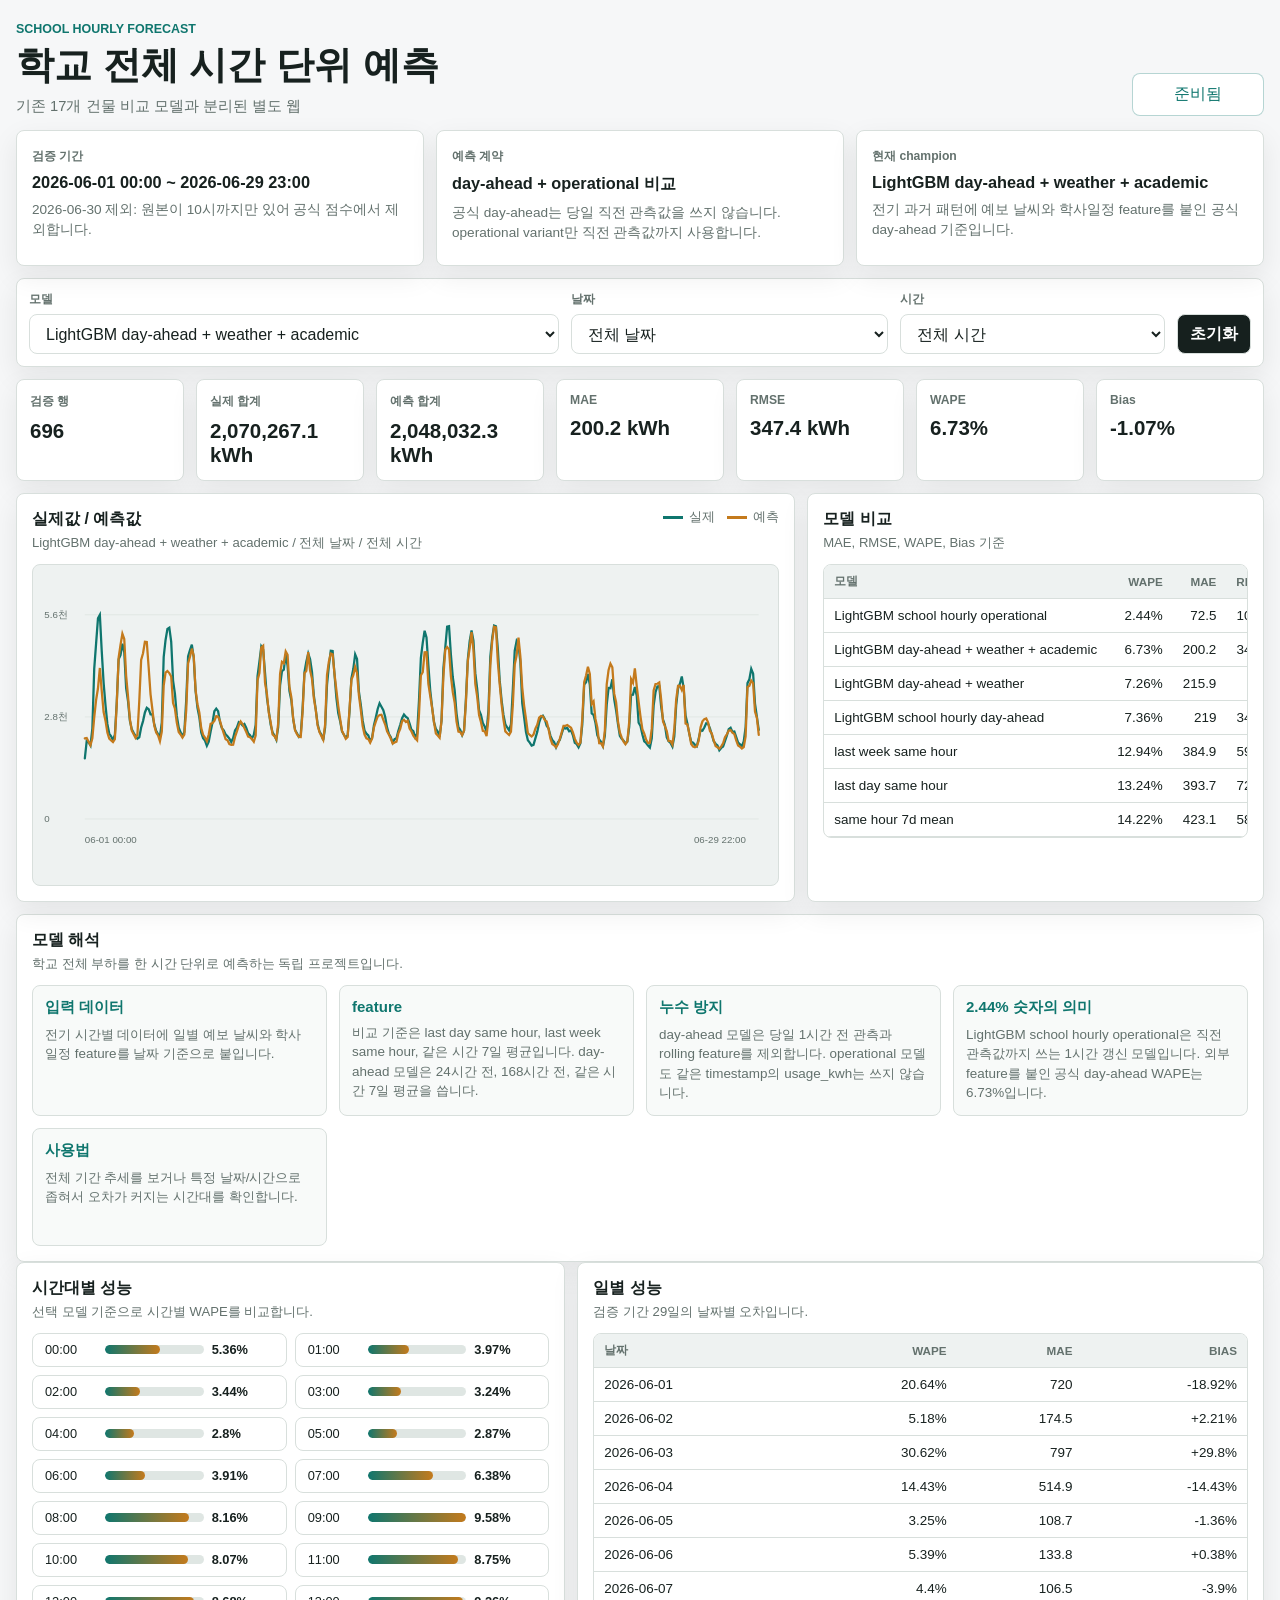
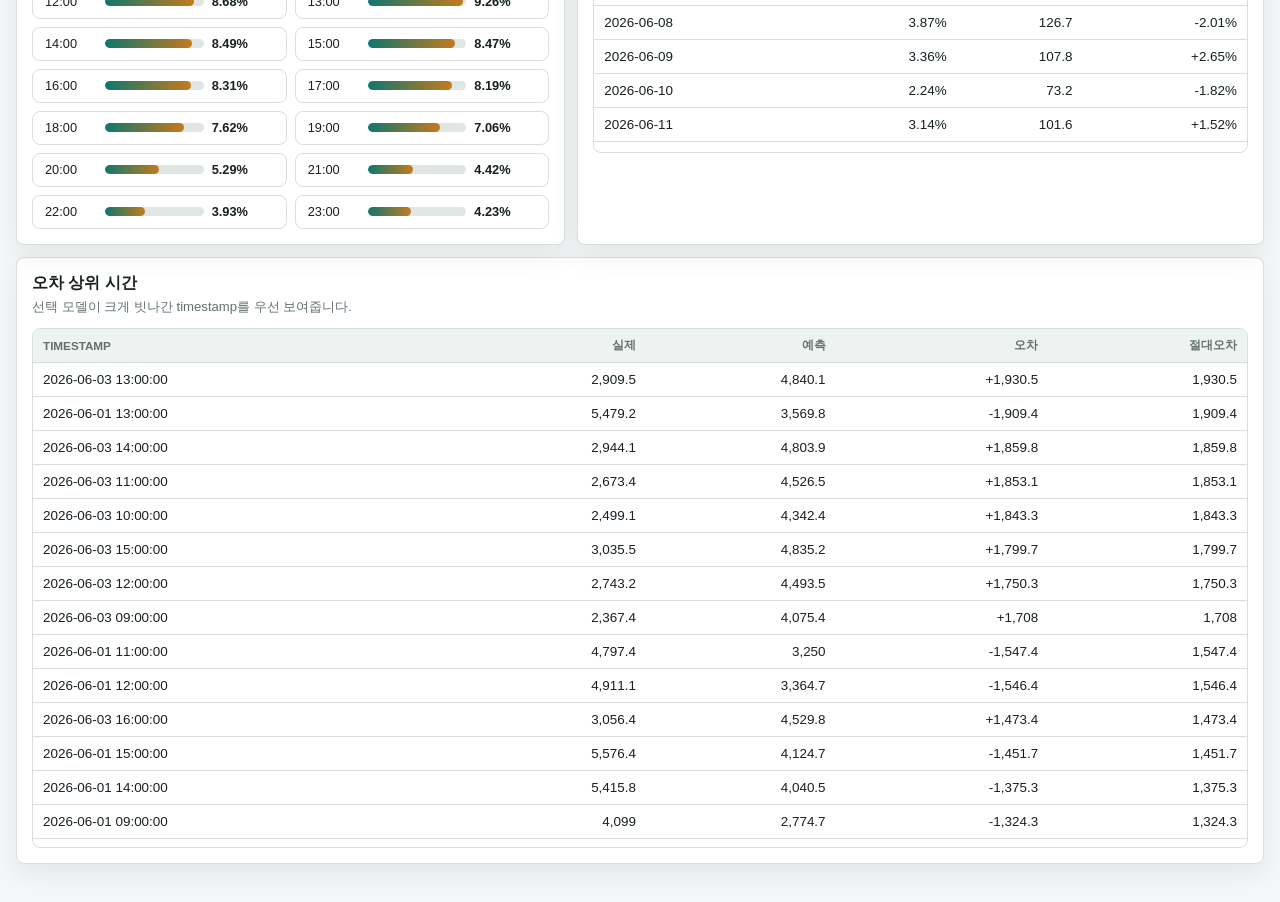
<file: school_hourly_web/index.html>
<!doctype html>
<html lang="ko">
  <head>
    <meta charset="utf-8" />
    <meta name="viewport" content="width=device-width, initial-scale=1" />
    <title>학교 전체 시간 단위 예측</title>
    <link rel="icon" href="data:," />
    <link rel="stylesheet" href="./styles.css?v=school-hourly-v1" />
  </head>
  <body>
    <main class="shell">
      <header class="topbar">
        <div>
          <p class="eyebrow">school hourly forecast</p>
          <h1>학교 전체 시간 단위 예측</h1>
          <p class="subtitle">기존 17개 건물 비교 모델과 분리된 별도 웹</p>
        </div>
        <div class="status" id="loadStatus">CSV 읽는 중</div>
      </header>

      <section class="contract" aria-label="검증 조건">
        <article>
          <span>검증 기간</span>
          <strong>2026-06-01 00:00 ~ 2026-06-29 23:00</strong>
          <p>2026-06-30 제외: 원본이 10시까지만 있어 공식 점수에서 제외합니다.</p>
        </article>
        <article>
          <span>예측 계약</span>
          <strong>day-ahead + operational 비교</strong>
          <p>공식 day-ahead는 당일 직전 관측값을 쓰지 않습니다. operational variant만 직전 관측값까지 사용합니다.</p>
        </article>
        <article>
          <span>현재 champion</span>
          <strong>LightGBM day-ahead + weather + academic</strong>
          <p>전기 과거 패턴에 예보 날씨와 학사일정 feature를 붙인 공식 day-ahead 기준입니다.</p>
        </article>
      </section>

      <section class="toolbar" aria-label="필터">
        <div class="field">
          <label for="methodSelect">모델</label>
          <select id="methodSelect"></select>
        </div>
        <div class="field">
          <label for="daySelect">날짜</label>
          <select id="daySelect"></select>
        </div>
        <div class="field">
          <label for="hourSelect">시간</label>
          <select id="hourSelect"></select>
        </div>
        <button type="button" id="resetButton">초기화</button>
      </section>

      <section class="kpis" id="kpiGrid" aria-label="요약 지표"></section>

      <section class="main-grid">
        <section class="panel chart-panel" aria-label="시간대별 예측 그래프">
          <div class="panel-heading">
            <div>
              <h2>실제값 / 예측값</h2>
              <p id="chartSubtitle">검증 구간 전체</p>
            </div>
            <div class="legend">
              <span><i class="swatch actual"></i>실제</span>
              <span><i class="swatch predicted"></i>예측</span>
            </div>
          </div>
          <div class="chart" id="hourlyChart"></div>
        </section>

        <section class="panel" aria-label="모델 비교">
          <div class="panel-heading">
            <div>
              <h2>모델 비교</h2>
              <p>MAE, RMSE, WAPE, Bias 기준</p>
            </div>
          </div>
          <div class="table-wrap model-table">
            <table>
              <thead>
                <tr>
                  <th>모델</th>
                  <th>WAPE</th>
                  <th>MAE</th>
                  <th>RMSE</th>
                  <th>Bias</th>
                </tr>
              </thead>
              <tbody id="modelComparisonBody"></tbody>
            </table>
          </div>
        </section>
      </section>

      <section class="panel" aria-label="해석">
        <div class="panel-heading">
          <div>
            <h2>모델 해석</h2>
            <p>학교 전체 부하를 한 시간 단위로 예측하는 독립 프로젝트입니다.</p>
          </div>
        </div>
        <div class="explain-grid">
          <article>
            <strong>입력 데이터</strong>
            <p>전기 시간별 데이터에 일별 예보 날씨와 학사일정 feature를 날짜 기준으로 붙입니다.</p>
          </article>
          <article>
            <strong>feature</strong>
            <p>비교 기준은 last day same hour, last week same hour, 같은 시간 7일 평균입니다. day-ahead 모델은 24시간 전, 168시간 전, 같은 시간 7일 평균을 씁니다.</p>
          </article>
          <article>
            <strong>누수 방지</strong>
            <p>day-ahead 모델은 당일 1시간 전 관측과 rolling feature를 제외합니다. operational 모델도 같은 timestamp의 usage_kwh는 쓰지 않습니다.</p>
          </article>
          <article>
            <strong>2.44% 숫자의 의미</strong>
            <p>LightGBM school hourly operational은 직전 관측값까지 쓰는 1시간 갱신 모델입니다. 외부 feature를 붙인 공식 day-ahead WAPE는 6.73%입니다.</p>
          </article>
          <article>
            <strong>사용법</strong>
            <p>전체 기간 추세를 보거나 특정 날짜/시간으로 좁혀서 오차가 커지는 시간대를 확인합니다.</p>
          </article>
        </div>
      </section>

      <section class="table-grid">
        <section class="panel" aria-label="시간대별 성능">
          <div class="panel-heading">
            <div>
              <h2>시간대별 성능</h2>
              <p>선택 모델 기준으로 시간별 WAPE를 비교합니다.</p>
            </div>
          </div>
          <div class="hour-bars" id="hourBars"></div>
        </section>

        <section class="panel" aria-label="일별 성능">
          <div class="panel-heading">
            <div>
              <h2>일별 성능</h2>
              <p>검증 기간 29일의 날짜별 오차입니다.</p>
            </div>
          </div>
          <div class="table-wrap">
            <table>
              <thead>
                <tr>
                  <th>날짜</th>
                  <th>WAPE</th>
                  <th>MAE</th>
                  <th>Bias</th>
                </tr>
              </thead>
              <tbody id="dayMetricsBody"></tbody>
            </table>
          </div>
        </section>
      </section>

      <section class="panel" aria-label="오차 상위 시간">
        <div class="panel-heading">
          <div>
            <h2>오차 상위 시간</h2>
            <p>선택 모델이 크게 빗나간 timestamp를 우선 보여줍니다.</p>
          </div>
        </div>
        <div class="table-wrap top-error-table">
          <table>
            <thead>
              <tr>
                <th>timestamp</th>
                <th>실제</th>
                <th>예측</th>
                <th>오차</th>
                <th>절대오차</th>
              </tr>
            </thead>
            <tbody id="topErrorsBody"></tbody>
          </table>
        </div>
      </section>
    </main>

    <script src="./app.js?v=school-hourly-v1"></script>
  </body>
</html>
</file>
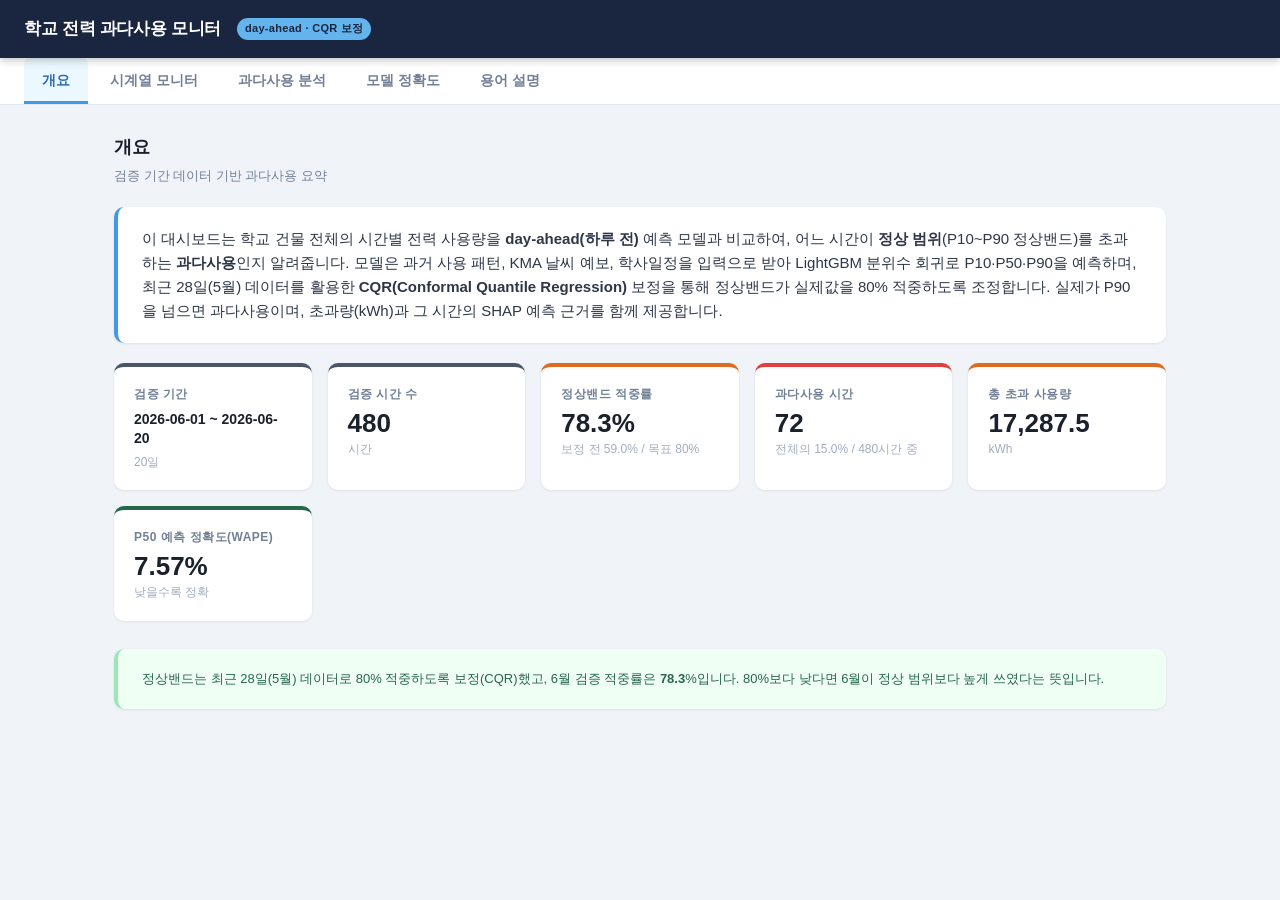
<file: school_overuse_web/index.html>
<!DOCTYPE html>
<html lang="ko">
<head>
  <meta charset="UTF-8" />
  <meta name="viewport" content="width=device-width, initial-scale=1.0" />
  <title>학교 전력 과다사용 모니터</title>
  <link rel="stylesheet" href="styles.css" />
</head>
<body>

<header>
  <h1>학교 전력 과다사용 모니터</h1>
  <span class="header-badge">day-ahead · CQR 보정</span>
</header>

<!-- 폴백 배너: shap_available=false 또는 used_fallback=true 일 때 표시 -->
<div id="fallback-banner">
  ⚠ SHAP 설명이 없거나 폴백 모드입니다. 피처 중요도(Feature Importance)로 대체 표시합니다.
</div>

<!-- 탭 네비게이션 -->
<nav class="tabs" role="tablist" aria-label="대시보드 탭">
  <button id="tab-overview"    role="tab" class="active" data-tab="overview"   aria-selected="true"  aria-controls="panel-overview">개요</button>
  <button id="tab-timeseries"  role="tab"               data-tab="timeseries"  aria-selected="false" aria-controls="panel-timeseries">시계열 모니터</button>
  <button id="tab-overuse"     role="tab"               data-tab="overuse"     aria-selected="false" aria-controls="panel-overuse">과다사용 분석</button>
  <button id="tab-accuracy"    role="tab"               data-tab="accuracy"    aria-selected="false" aria-controls="panel-accuracy">모델 정확도</button>
  <button id="tab-glossary"    role="tab"               data-tab="glossary"    aria-selected="false" aria-controls="panel-glossary">용어 설명</button>
</nav>

<main>

  <!-- ======================= PANEL 1: 개요 ======================= -->
  <section id="panel-overview" class="panel active" role="tabpanel" aria-labelledby="tab-overview">
    <p class="section-title">개요</p>
    <p class="section-subtitle">검증 기간 데이터 기반 과다사용 요약</p>

    <!-- 소개 문단 -->
    <div class="info-box" style="margin-bottom: 20px;">
      <p>
        이 대시보드는 학교 건물 전체의 시간별 전력 사용량을 <strong>day-ahead(하루 전)</strong> 예측 모델과
        비교하여, 어느 시간이 <strong>정상 범위</strong>(P10~P90 정상밴드)를 초과하는 <strong>과다사용</strong>인지
        알려줍니다. 모델은 과거 사용 패턴, KMA 날씨 예보, 학사일정을 입력으로 받아
        LightGBM 분위수 회귀로 P10·P50·P90을 예측하며, 최근 28일(5월) 데이터를
        활용한 <strong>CQR(Conformal Quantile Regression)</strong> 보정을 통해 정상밴드가
        실제값을 80% 적중하도록 조정합니다.
        실제가 P90을 넘으면 과다사용이며, 초과량(kWh)과 그 시간의 SHAP 예측 근거를
        함께 제공합니다.
      </p>
    </div>

    <!-- KPI 카드 -->
    <div class="kpi-grid" id="kpi-grid">
      <div class="kpi-card neutral">
        <div class="kpi-label">검증 기간</div>
        <div class="kpi-value" id="kpi-period" style="font-size:14px; line-height:1.4;">로딩중…</div>
        <div class="kpi-sub" id="kpi-days"></div>
      </div>
      <div class="kpi-card neutral">
        <div class="kpi-label">검증 시간 수</div>
        <div class="kpi-value" id="kpi-rows">—</div>
        <div class="kpi-sub">시간</div>
      </div>
      <div class="kpi-card" id="kpi-coverage-card">
        <div class="kpi-label">정상밴드 적중률</div>
        <div class="kpi-value" id="kpi-coverage">—</div>
        <div class="kpi-sub" id="kpi-coverage-sub">목표 80%</div>
      </div>
      <div class="kpi-card danger">
        <div class="kpi-label">과다사용 시간</div>
        <div class="kpi-value" id="kpi-overuse-hrs">—</div>
        <div class="kpi-sub" id="kpi-overuse-pct"></div>
      </div>
      <div class="kpi-card warn">
        <div class="kpi-label">총 초과 사용량</div>
        <div class="kpi-value" id="kpi-excess">—</div>
        <div class="kpi-sub">kWh</div>
      </div>
      <div class="kpi-card ok">
        <div class="kpi-label">P50 예측 정확도(WAPE)</div>
        <div class="kpi-value" id="kpi-wape">—</div>
        <div class="kpi-sub">낮을수록 정확</div>
      </div>
    </div>

    <!-- 보정 설명 -->
    <div class="info-box note" id="calibration-note">
      정상밴드는 최근 28일(5월) 데이터로 80% 적중하도록 보정(CQR)했고,
      6월 검증 적중률은 <strong id="note-coverage">—</strong>%입니다.
      80%보다 낮다면 6월이 정상 범위보다 높게 쓰였다는 뜻입니다.
    </div>
  </section>

  <!-- ======================= PANEL 2: 시계열 모니터 ======================= -->
  <section id="panel-timeseries" class="panel" role="tabpanel" aria-labelledby="tab-timeseries">
    <p class="section-title">시계열 모니터</p>
    <p class="section-subtitle">날짜별 시간대 사용량과 정상밴드(P10~P90) 시각화</p>

    <div class="chart-controls">
      <label for="date-select">날짜 선택:</label>
      <select id="date-select"></select>
    </div>

    <div class="chart-container">
      <div id="timeseries-chart"></div>
      <div class="legend">
        <div class="legend-item"><span class="legend-swatch band"></span> 정상밴드 P10~P90</div>
        <div class="legend-item"><span class="legend-swatch p50"></span> P50 예측</div>
        <div class="legend-item"><span class="legend-swatch actual"></span> 실제 사용량</div>
        <div class="legend-item"><span class="legend-swatch overuse"></span> 과다사용 (P90 초과)</div>
      </div>
    </div>

    <div class="info-box" style="font-size:13px; color:#4a5568;">
      <p>
        <strong>정상밴드(P10~P90)</strong>: 날씨·요일·학사일정·과거 패턴을 반영한 LightGBM day-ahead 모델이
        예측한 정상 범위입니다. CQR 보정으로 80% 적중을 목표로 합니다.
        실선(실제)이 밴드를 위로 벗어나면 <span style="color:var(--color-overuse); font-weight:700;">과다사용</span>입니다.
      </p>
    </div>
  </section>

  <!-- ======================= PANEL 3: 과다사용 분석 ======================= -->
  <section id="panel-overuse" class="panel" role="tabpanel" aria-labelledby="tab-overuse">
    <p class="section-title">과다사용 분석</p>
    <p class="section-subtitle">P90(정상상한) 초과 72시간 목록 및 SHAP 예측 근거</p>

    <div class="table-wrap">
      <table id="overuse-table" aria-label="과다사용 시간 목록">
        <thead>
          <tr>
            <th>시각</th>
            <th>실제 (kWh)</th>
            <th>P90 정상상한</th>
            <th>초과량 (kWh)</th>
            <th>초과 (%)</th>
          </tr>
        </thead>
        <tbody id="overuse-tbody">
          <tr><td colspan="5" style="text-align:center; color:#a0aec0; padding:20px;">로딩 중…</td></tr>
        </tbody>
      </table>
    </div>

    <div id="overuse-detail" style="display:none;">
      <div class="overuse-summary-line" id="overuse-summary-line"></div>
      <div class="shap-chart-title">SHAP 예측 근거 (P50 기대값 분해)</div>
      <div class="shap-bar-wrap" id="shap-bar-chart"></div>
      <div class="shap-note">
        SHAP는 모델이 이 시간의 '정상 기대값(P50)'을 왜 그렇게 봤는지를 분해한 것입니다.
        <span style="color:var(--color-shap-up); font-weight:700;">빨강</span>은 기대를 높인 요인,
        <span style="color:var(--color-shap-down); font-weight:700;">파랑</span>은 낮춘 요인이며,
        실제가 상한을 넘은 초과분은 모델이 예상하지 못한 추가 사용량입니다.
      </div>
    </div>
  </section>

  <!-- ======================= PANEL 4: 모델 정확도 ======================= -->
  <section id="panel-accuracy" class="panel" role="tabpanel" aria-labelledby="tab-accuracy">
    <p class="section-title">모델 정확도</p>
    <p class="section-subtitle">P50 예측 vs. naive 기준 모델 비교 및 밴드 성능</p>

    <div class="table-wrap">
      <table id="baseline-table" aria-label="모델 정확도 비교">
        <thead>
          <tr>
            <th>모델</th>
            <th>WAPE (%)</th>
            <th>MAE (kWh)</th>
            <th>RMSE (kWh)</th>
          </tr>
        </thead>
        <tbody id="baseline-tbody">
          <tr><td colspan="4" style="text-align:center; color:#a0aec0; padding:20px;">로딩 중…</td></tr>
        </tbody>
      </table>
    </div>

    <div class="calibration-line" id="calibration-line">
      정상밴드 적중률 <strong id="acc-coverage">—</strong>% (보정 전 <strong id="acc-coverage-raw">—</strong>%) / 목표 80%
    </div>

    <div class="pinball-grid">
      <div class="pinball-card">
        <div class="kpi-label">Pinball P10</div>
        <div class="kpi-value" id="acc-pinball-p10">—</div>
      </div>
      <div class="pinball-card">
        <div class="kpi-label">Pinball P50</div>
        <div class="kpi-value" id="acc-pinball-p50">—</div>
      </div>
      <div class="pinball-card">
        <div class="kpi-label">Pinball P90</div>
        <div class="kpi-value" id="acc-pinball-p90">—</div>
      </div>
    </div>

    <div class="info-box" style="margin-top: 20px; font-size:13px; color:#4a5568;">
      <p>
        <strong>WAPE(가중 절대 백분율 오차)</strong>: 낮을수록 P50 예측이 정확합니다.
        LightGBM day-ahead 모델이 단순 naive 기준 대비 유의미하게 낮은 WAPE를 달성합니다.
        <strong>Pinball loss</strong>: 분위수 예측 품질 지표로, 낮을수록 P10/P50/P90이 잘 맞습니다.
        정상밴드 적중률(Coverage)은 CQR 보정으로 80%를 목표로 합니다.
      </p>
    </div>

    <div class="feature-importance-section">
      <p class="feature-importance-title">전역 피처 중요도 (평균 |SHAP|)</p>
      <div id="feature-importance-list"></div>
    </div>
  </section>

  <!-- ======================= PANEL 5: 용어 설명 ======================= -->
  <section id="panel-glossary" class="panel" role="tabpanel" aria-labelledby="tab-glossary">
    <p class="section-title">용어 설명</p>
    <p class="section-subtitle">대시보드에서 사용하는 핵심 개념 안내</p>

    <!-- 정적 핵심 용어 카드 (테스트에서 반드시 검출 필요) -->
    <div class="glossary-grid">
      <div class="glossary-card">
        <h3>분위수(Quantile)</h3>
        <p>데이터를 크기순으로 정렬했을 때 특정 비율 위치의 값. P90 = 상위 10% 경계값입니다.</p>
      </div>
      <div class="glossary-card">
        <h3>P10 / P50 / P90</h3>
        <p>
          이 시간에 '정상이라면' 사용량이 P10 이상일 확률 90%, P50(중앙값)을 넘을 확률 50%,
          P90을 넘을 확률 10%입니다. P90을 넘으면 과다사용으로 판정합니다.
        </p>
      </div>
      <div class="glossary-card">
        <h3>정상 밴드 / 과다사용</h3>
        <p>
          [P10, P90]이 정상 범위(정상밴드)입니다. 실제 &gt; P90이면 과다사용이며,
          초과량 = 실제 − P90(kWh)입니다.
        </p>
      </div>
      <div class="glossary-card">
        <h3>day-ahead(하루 전 기준)</h3>
        <p>
          당일 직전 관측을 사용하지 않고 날짜·요일·시간·예보 날씨·학사일정·과거 부하만으로
          다음 날 전체를 예측합니다. 실제 운영 환경에서 사용 가능한 공정한 예측 방식입니다.
        </p>
      </div>
      <div class="glossary-card">
        <h3>SHAP</h3>
        <p>
          트리 모델 예측을 각 피처가 얼마나 P50 기대값을 끌어올리거나 낮췄는지 kWh 단위로
          분해한 값입니다. 빨강 = 기대를 높인 요인, 파랑 = 낮춘 요인.
        </p>
      </div>
      <div class="glossary-card">
        <h3>WAPE</h3>
        <p>
          가중 절대 백분율 오차 = Σ|예측−실제| / Σ실제. 낮을수록 P50 예측이 정확합니다.
          이 모델은 7.6%로 단순 naive 대비 약 40~50% 오차 감소를 달성합니다.
        </p>
      </div>
      <div class="glossary-card">
        <h3>Pinball loss</h3>
        <p>분위수 예측 품질 지표. 실제값이 분위수 아래/위에 있을 때 비대칭 패널티를 부여합니다. 낮을수록 분위수가 잘 맞습니다.</p>
      </div>
      <div class="glossary-card">
        <h3>Coverage(적중률)</h3>
        <p>실제값이 [P10, P90] 안에 든 비율. CQR(Conformal Quantile Regression) 보정으로 ≈80%를 목표합니다.</p>
      </div>
      <div class="glossary-card">
        <h3>CDD/HDD</h3>
        <p>
          냉방·난방 도일(degree-day). 기준온도(18°C/20°C) 대비 더운/추운 정도의 누적 지표.
          여름 냉방 수요 예측에 중요한 피처입니다.
        </p>
      </div>
      <div class="glossary-card">
        <h3>CQR(Conformal Quantile Regression)</h3>
        <p>
          분위수 예측을 보정하는 통계적 방법. 검증(보정) 데이터에서 오차 분포를 추정해
          밴드 폭을 조정함으로써 실제 적중률이 목표(80%)에 맞도록 합니다.
        </p>
      </div>
    </div>

    <!-- JSON에서 동적으로 추가 로드 -->
    <div class="glossary-grid" id="glossary-extra" style="margin-top:16px;"></div>
  </section>

</main>

<!-- 툴팁 -->
<div id="chart-tooltip"></div>

<script src="app.js"></script>
</body>
</html>
</file>
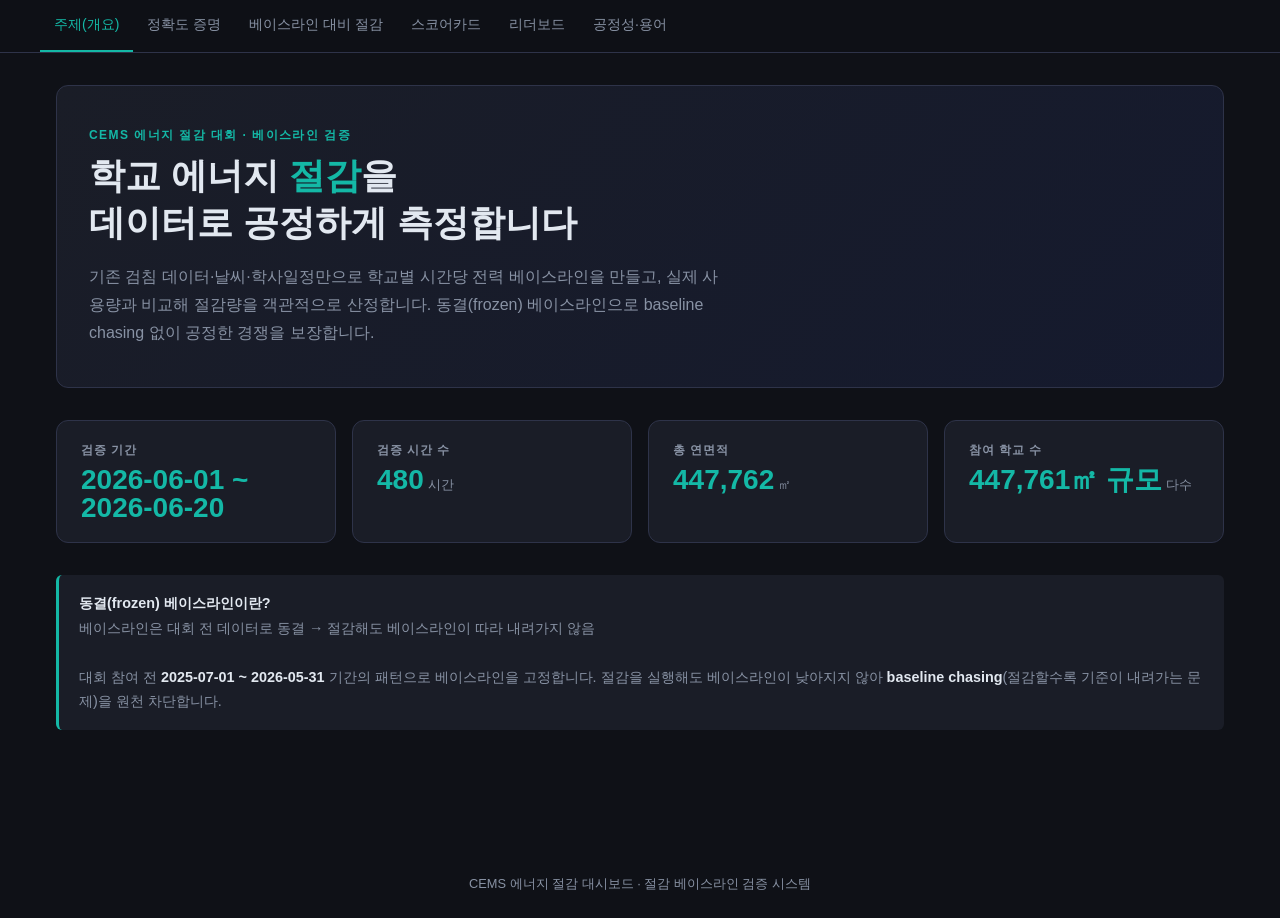
<file: school_savings_web/index.html>
﻿<!DOCTYPE html>
<html lang="ko">
<head>
  <meta charset="UTF-8">
  <meta name="viewport" content="width=device-width, initial-scale=1.0">
  <title>학교 에너지 절감 대시보드</title>
  <link rel="stylesheet" href="styles.css">
</head>
<body class="app-shell">

  <!-- 상단 네비게이션 -->
  <nav class="top-nav" role="navigation" aria-label="주요 탭">
    <div class="top-nav__inner">
      <button class="nav-tab active" data-tab="overview">주제(개요)</button>
      <button class="nav-tab" data-tab="accuracy">정확도 증명</button>
      <button class="nav-tab" data-tab="chart">베이스라인 대비 절감</button>
      <button class="nav-tab" data-tab="scorecard">스코어카드</button>
      <button class="nav-tab" data-tab="leaderboard">리더보드</button>
      <button class="nav-tab" data-tab="glossary">공정성·용어</button>
    </div>
  </nav>

  <!-- 폴백 배너 (used_fallback=true 일 때만 표시) -->
  <div class="fallback-banner" role="alert" aria-live="polite"></div>

  <main class="main-content">

    <!-- ── 1. 주제(개요) ───────────────────────────────────── -->
    <section id="tab-overview" class="tab-panel active" aria-label="주제 개요">

      <div class="hero">
        <div class="hero__eyebrow">CEMS 에너지 절감 대회 · 베이스라인 검증</div>
        <h1 class="hero__title">
          학교 에너지 <em>절감</em>을<br>
          데이터로 공정하게 측정합니다
        </h1>
        <p class="hero__body">
          기존 검침 데이터·날씨·학사일정만으로 학교별 시간당 전력 베이스라인을 만들고,
          실제 사용량과 비교해 절감량을 객관적으로 산정합니다.
          동결(frozen) 베이스라인으로 baseline chasing 없이 공정한 경쟁을 보장합니다.
        </p>
      </div>

      <!-- KPI 스트립 -->
      <div id="overview-kpi" class="kpi-strip" aria-label="주요 지표">
        <div class="loading-state">데이터 로딩 중...</div>
      </div>

      <!-- 동결 베이스라인 설명 -->
      <div id="overview-note" class="info-box" role="note">
        데이터 로딩 중...
      </div>

    </section>

    <!-- ── 2. 정확도 증명 ──────────────────────────────────── -->
    <section id="tab-accuracy" class="tab-panel" aria-label="정확도 증명">
      <h2 class="section-title">정확도 증명</h2>
      <p class="section-sub">이미 있는 데이터만으로 베이스라인이 이만큼 정확합니다.</p>

      <div id="accuracy-content">
        <div class="loading-state">데이터 로딩 중...</div>
      </div>
    </section>

    <!-- ── 3. 베이스라인 대비 절감 차트 ───────────────────── -->
    <section id="tab-chart" class="tab-panel" aria-label="베이스라인 대비 절감 차트">
      <h2 class="section-title">베이스라인 대비 절감</h2>
      <p class="section-sub">날짜를 선택하면 시간별 P10~P90 밴드, P50 베이스라인, 실제 소비량을 확인할 수 있습니다.</p>

      <div class="chart-controls">
        <label for="chart-date-select">날짜 선택:</label>
        <select id="chart-date-select" class="chart-select" aria-label="날짜 선택"></select>
      </div>

      <div id="chart-day-kpi" class="chart-day-kpi" aria-label="일별 절감 지표"></div>

      <div class="chart-wrapper">
        <svg id="chart-svg" viewBox="0 0 800 320" aria-label="시간별 에너지 소비 차트" role="img"></svg>
      </div>

      <div class="chart-legend" aria-label="차트 범례">
        <span class="legend-item">
          <span class="legend-swatch" style="background:var(--color-actual);height:3px;display:inline-block;width:20px;border-radius:2px;"></span>
          실제 소비량
        </span>
        <span class="legend-item">
          <span class="legend-swatch" style="background:var(--color-p50);height:3px;display:inline-block;width:20px;border-radius:2px;border-bottom:2px dashed;"></span>
          P50 베이스라인
        </span>
        <span class="legend-item">
          <span class="legend-swatch legend-swatch--band" style="background:rgba(96,165,250,.25);height:12px;display:inline-block;width:20px;border-radius:3px;"></span>
          P10~P90 구간
        </span>
        <span class="legend-item">
          <span style="display:inline-block;width:10px;height:10px;border-radius:50%;background:var(--color-saving);"></span>
          확실한 절감 (실제 &lt; P10)
        </span>
        <span class="legend-item">
          <span style="display:inline-block;width:10px;height:10px;border-radius:50%;background:var(--color-overuse);"></span>
          초과 (실제 &gt; P90)
        </span>
      </div>

      <div id="chart-content"></div>
    </section>

    <!-- ── 4. 스코어카드 ───────────────────────────────────── -->
    <section id="tab-scorecard" class="tab-panel" aria-label="스코어카드">
      <h2 class="section-title">스코어카드</h2>
      <p class="section-sub">검증 기간 전체의 절감 실적입니다. 순 절감량이 음수이면 초과(빨강), 양수이면 절감(초록)입니다.</p>

      <div id="scorecard-content">
        <div class="loading-state">데이터 로딩 중...</div>
      </div>
    </section>

    <!-- ── 5. 리더보드 ─────────────────────────────────────── -->
    <section id="tab-leaderboard" class="tab-panel" aria-label="리더보드">
      <h2 class="section-title">리더보드</h2>
      <p class="section-sub">
        주차별 절감률(%) · 면적당(kWh/㎡) 비교.
        여기선 같은 학교의 주차를 참가자로 시연 — 학교 A·B·C로 바꿔도 동일하게 동작합니다.
      </p>

      <div id="leaderboard-content">
        <div class="loading-state">데이터 로딩 중...</div>
      </div>
    </section>

    <!-- ── 6. 공정성·용어 ──────────────────────────────────── -->
    <section id="tab-glossary" class="tab-panel" aria-label="공정성 및 용어 설명">
      <h2 class="section-title">공정성·용어</h2>
      <p class="section-sub">베이스라인 대비 %와 면적당(kWh/㎡)으로 채점하면 규모가 달라도 공정합니다.</p>

      <div id="glossary-content">
        <div class="loading-state">데이터 로딩 중...</div>
      </div>
    </section>

  </main>

  <!-- 툴팁 -->
  <div id="chart-tooltip" class="chart-tooltip" role="tooltip" aria-live="off"></div>

  <footer style="text-align:center;padding:1.5rem;color:#8892a4;font-size:.8rem;background:#0f1117;margin-top:2rem;">
    CEMS 에너지 절감 대시보드 · 절감 베이스라인 검증 시스템
  </footer>

  <script src="app.js"></script>
</body>
</html>
</file>
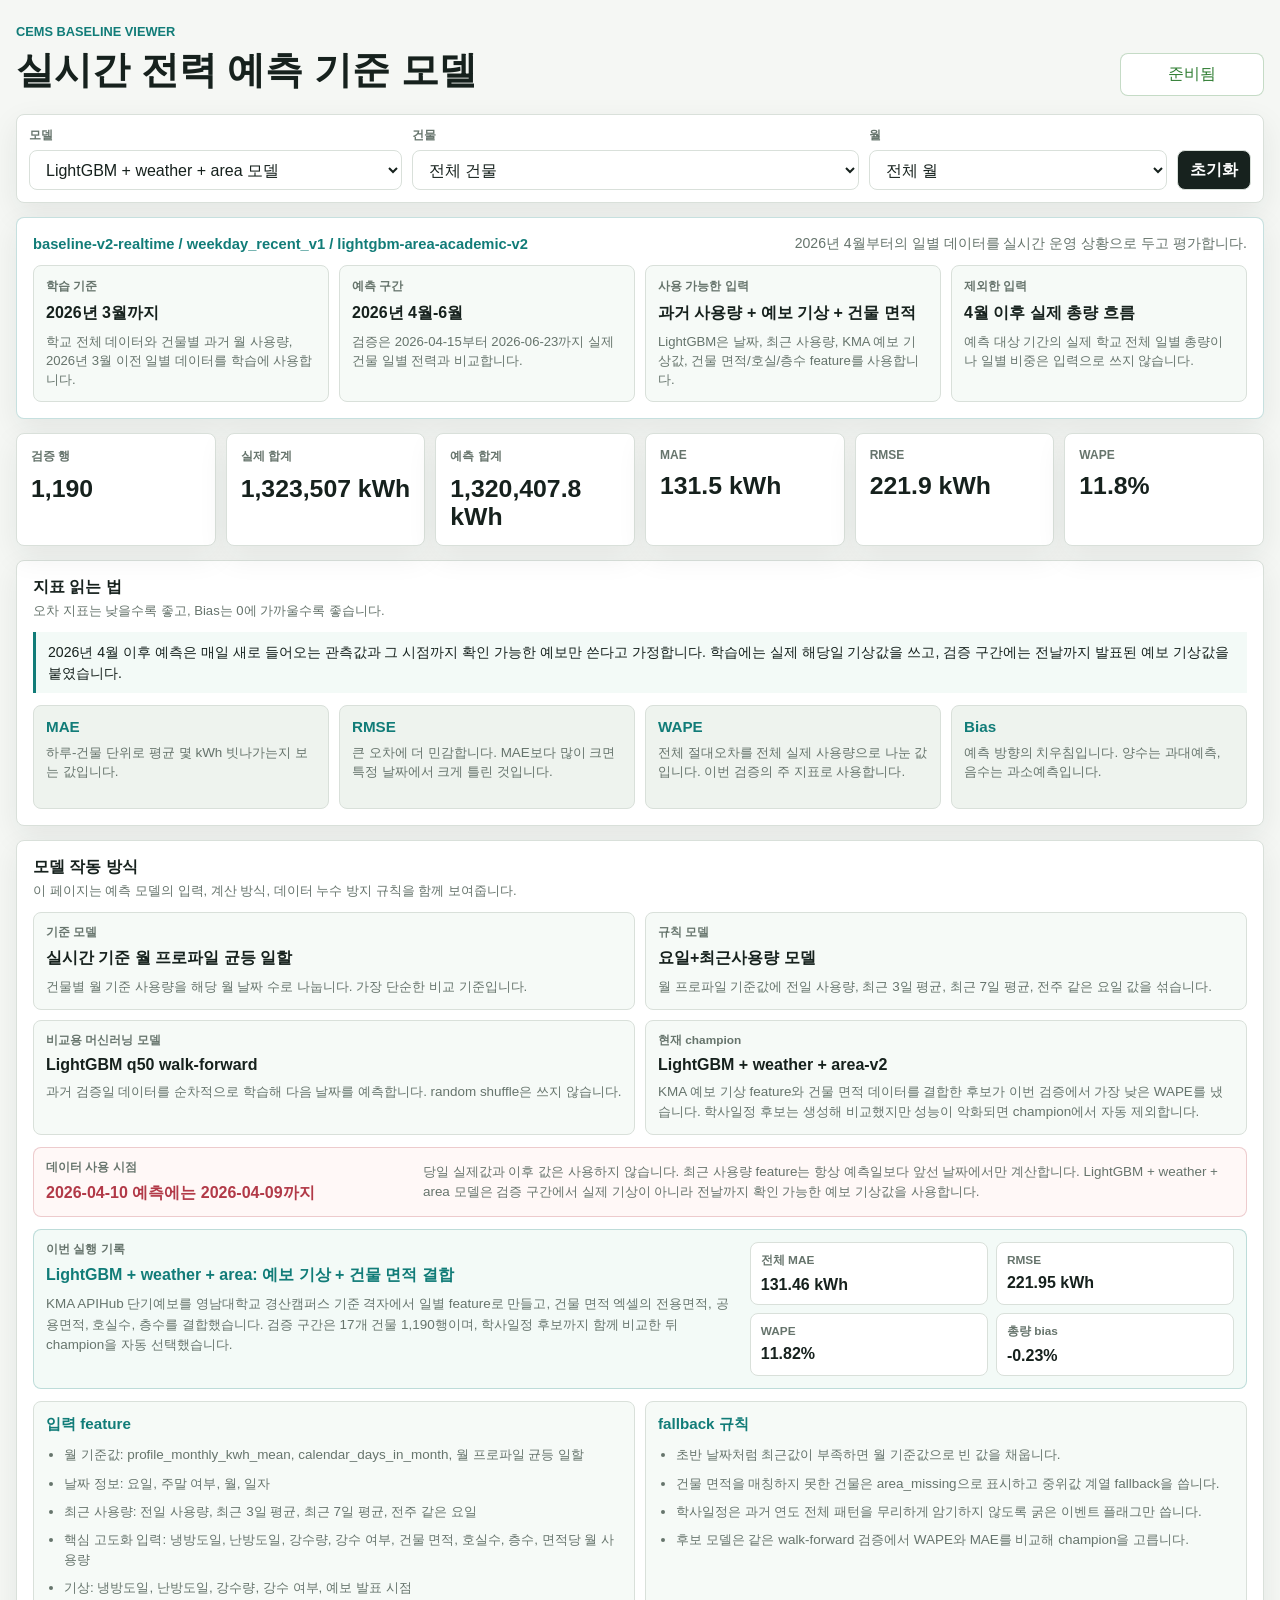
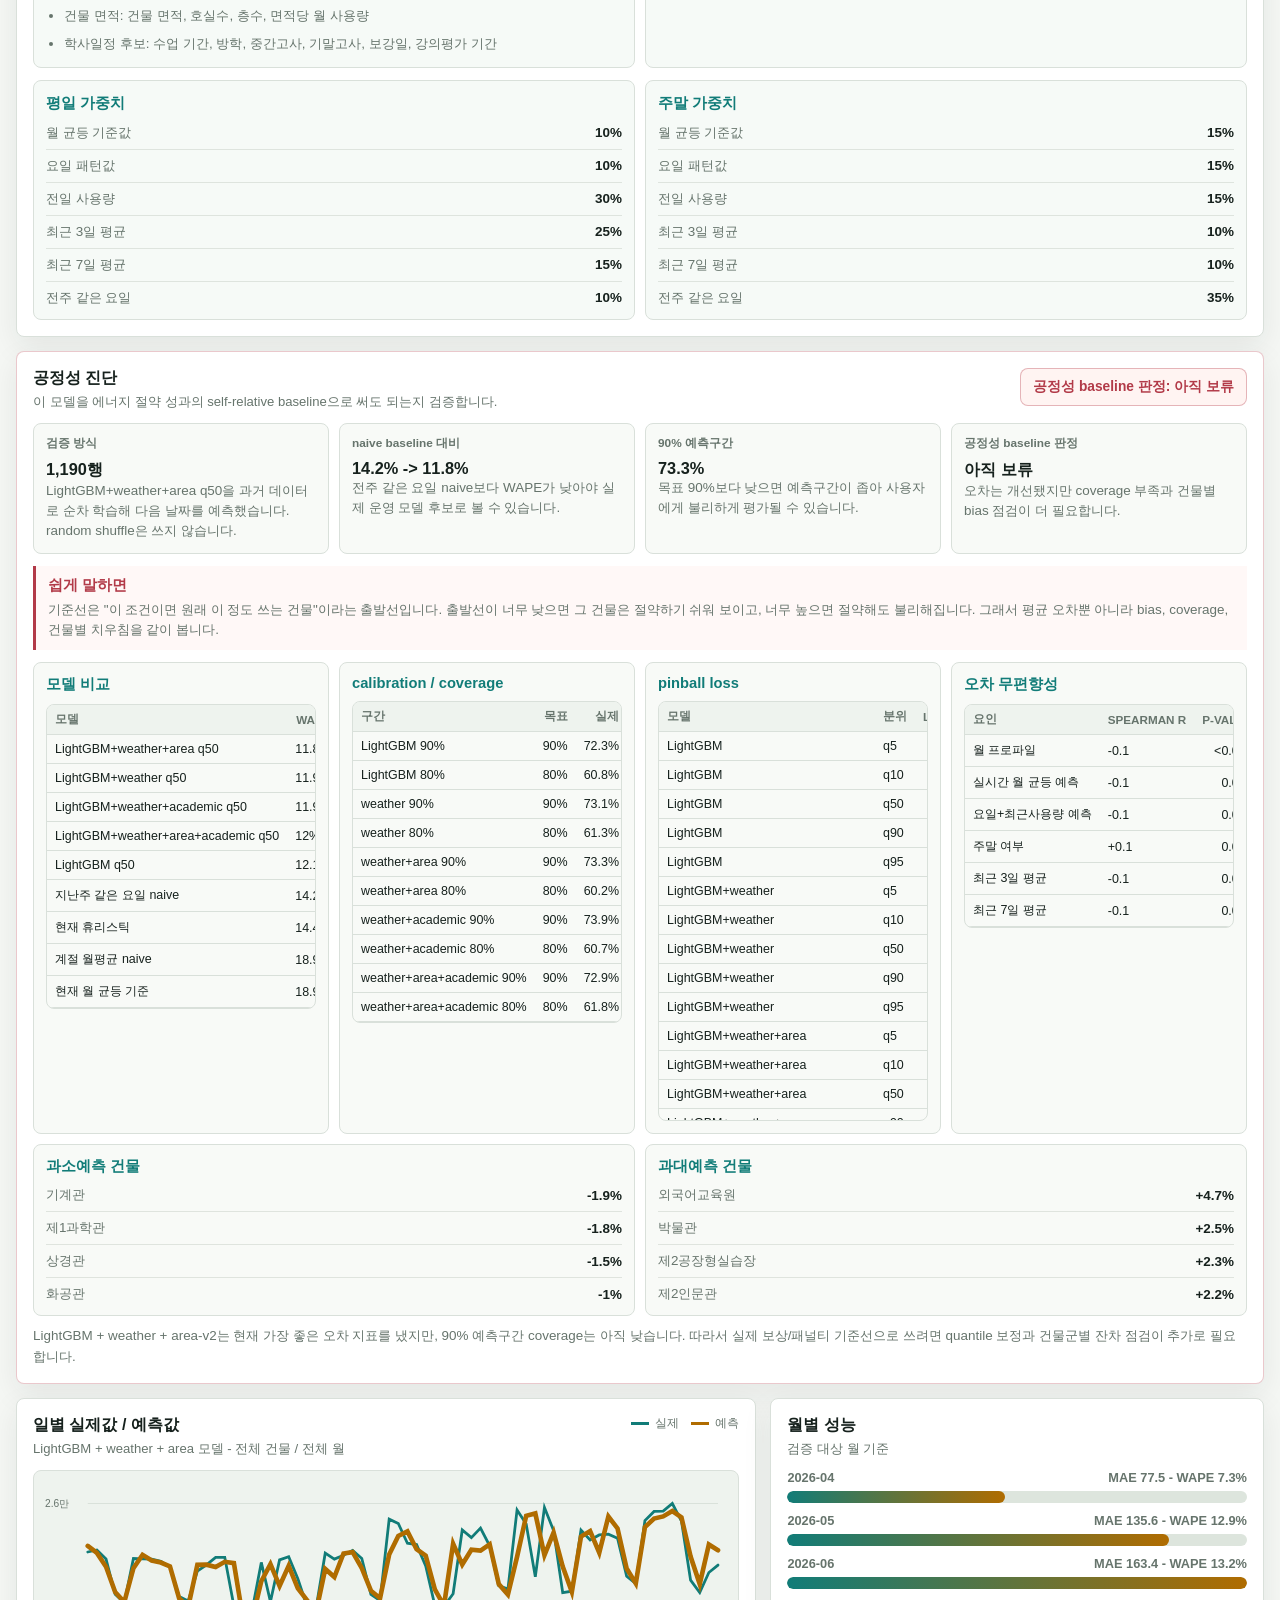
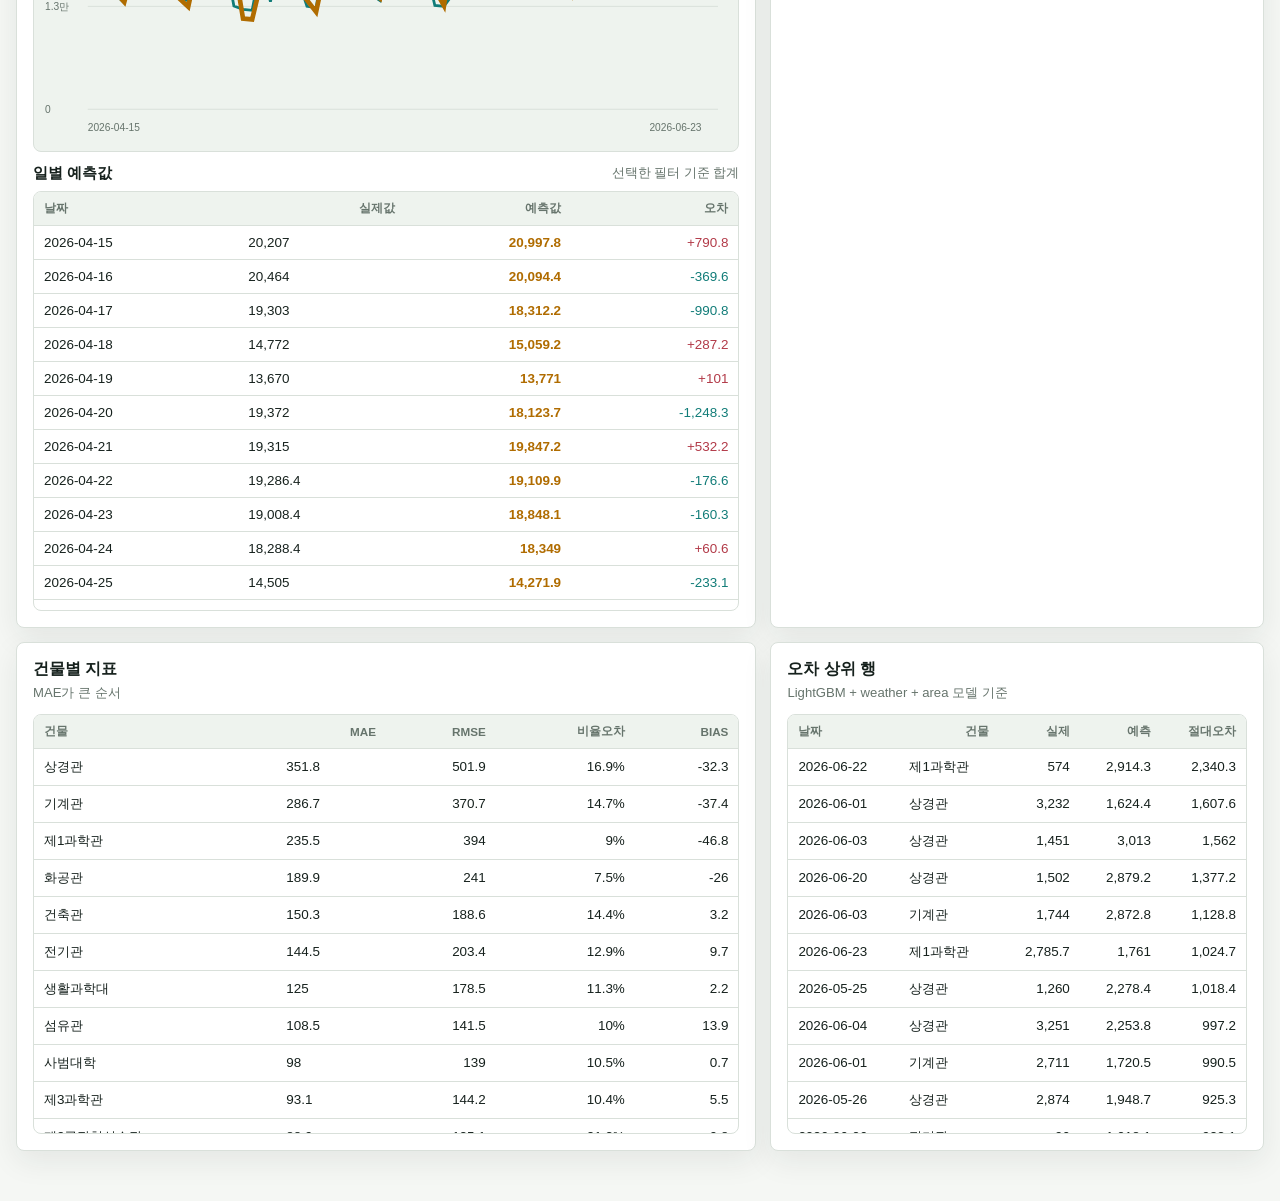
<file: web/index.html>
<!doctype html>
<html lang="ko">
  <head>
    <meta charset="utf-8" />
    <meta name="viewport" content="width=device-width, initial-scale=1" />
    <title>CEMS 실시간 전력 예측 기준 모델</title>
    <link rel="stylesheet" href="./styles.css?v=lightgbm-area-academic-v2" />
  </head>
  <body>
    <main class="shell">
      <header class="topbar">
        <div>
          <p class="eyebrow">CEMS baseline viewer</p>
          <h1>실시간 전력 예측 기준 모델</h1>
        </div>
        <div class="status" id="loadStatus">CSV 읽는 중</div>
      </header>

      <section class="toolbar" aria-label="필터">
        <div class="field">
          <label for="methodSelect">모델</label>
          <select id="methodSelect">
            <option value="pred_realtime_uniform_daily_kwh">실시간 기준 월 프로파일 균등 일할</option>
            <option value="pred_weekday_recent_kwh">요일+최근사용량 모델</option>
            <option value="pred_lightgbm_weather_q50_kwh">LightGBM + weather 모델</option>
            <option value="pred_lightgbm_weather_area_q50_kwh">LightGBM + weather + area 모델</option>
          </select>
        </div>
        <div class="field">
          <label for="buildingSelect">건물</label>
          <select id="buildingSelect"></select>
        </div>
        <div class="field">
          <label for="monthSelect">월</label>
          <select id="monthSelect"></select>
        </div>
        <button type="button" id="resetButton">초기화</button>
      </section>

      <section class="model-contract" aria-label="실시간 예측 조건">
        <div class="contract-title">
          <strong>baseline-v2-realtime / weekday_recent_v1 / lightgbm-area-academic-v2</strong>
          <span>2026년 4월부터의 일별 데이터를 실시간 운영 상황으로 두고 평가합니다.</span>
        </div>
        <div class="contract-grid">
          <article>
            <span>학습 기준</span>
            <strong>2026년 3월까지</strong>
            <p>학교 전체 데이터와 건물별 과거 월 사용량, 2026년 3월 이전 일별 데이터를 학습에 사용합니다.</p>
          </article>
          <article>
            <span>예측 구간</span>
            <strong>2026년 4월-6월</strong>
            <p>검증은 2026-04-15부터 2026-06-23까지 실제 건물 일별 전력과 비교합니다.</p>
          </article>
          <article>
            <span>사용 가능한 입력</span>
            <strong>과거 사용량 + 예보 기상 + 건물 면적</strong>
            <p>LightGBM은 날짜, 최근 사용량, KMA 예보 기상값, 건물 면적/호실/층수 feature를 사용합니다.</p>
          </article>
          <article>
            <span>제외한 입력</span>
            <strong>4월 이후 실제 총량 흐름</strong>
            <p>예측 대상 기간의 실제 학교 전체 일별 총량이나 일별 비중은 입력으로 쓰지 않습니다.</p>
          </article>
        </div>
      </section>

      <section class="kpis" id="kpiGrid" aria-label="요약 지표"></section>

      <section class="panel metric-help" aria-label="지표 설명">
        <div class="panel-heading">
          <div>
            <h2>지표 읽는 법</h2>
            <p>오차 지표는 낮을수록 좋고, Bias는 0에 가까울수록 좋습니다.</p>
          </div>
        </div>
        <p class="realtime-note">
          2026년 4월 이후 예측은 매일 새로 들어오는 관측값과 그 시점까지 확인 가능한 예보만 쓴다고 가정합니다.
          학습에는 실제 해당일 기상값을 쓰고, 검증 구간에는 전날까지 발표된 예보 기상값을 붙였습니다.
        </p>
        <div class="metric-help-grid">
          <article>
            <strong>MAE</strong>
            <p>하루-건물 단위로 평균 몇 kWh 빗나가는지 보는 값입니다.</p>
          </article>
          <article>
            <strong>RMSE</strong>
            <p>큰 오차에 더 민감합니다. MAE보다 많이 크면 특정 날짜에서 크게 틀린 것입니다.</p>
          </article>
          <article>
            <strong>WAPE</strong>
            <p>전체 절대오차를 전체 실제 사용량으로 나눈 값입니다. 이번 검증의 주 지표로 사용합니다.</p>
          </article>
          <article>
            <strong>Bias</strong>
            <p>예측 방향의 치우침입니다. 양수는 과대예측, 음수는 과소예측입니다.</p>
          </article>
        </div>
      </section>

      <section class="panel model-explainer" aria-label="모델 작동 방식">
        <div class="panel-heading">
          <div>
            <h2>모델 작동 방식</h2>
            <p>이 페이지는 예측 모델의 입력, 계산 방식, 데이터 누수 방지 규칙을 함께 보여줍니다.</p>
          </div>
        </div>

        <div class="model-summary-grid">
          <article>
            <span>기준 모델</span>
            <strong>실시간 기준 월 프로파일 균등 일할</strong>
            <p>건물별 월 기준 사용량을 해당 월 날짜 수로 나눕니다. 가장 단순한 비교 기준입니다.</p>
          </article>
          <article>
            <span>규칙 모델</span>
            <strong>요일+최근사용량 모델</strong>
            <p>월 프로파일 기준값에 전일 사용량, 최근 3일 평균, 최근 7일 평균, 전주 같은 요일 값을 섞습니다.</p>
          </article>
          <article>
            <span>비교용 머신러닝 모델</span>
            <strong>LightGBM q50 walk-forward</strong>
            <p>과거 검증일 데이터를 순차적으로 학습해 다음 날짜를 예측합니다. random shuffle은 쓰지 않습니다.</p>
          </article>
          <article>
            <span>현재 champion</span>
            <strong>LightGBM + weather + area-v2</strong>
            <p>
              KMA 예보 기상 feature와 건물 면적 데이터를 결합한 후보가 이번 검증에서 가장 낮은 WAPE를 냈습니다.
              학사일정 후보는 생성해 비교했지만 성능이 악화되면 champion에서 자동 제외합니다.
            </p>
          </article>
        </div>

        <div class="leakage-rule">
          <div>
            <span>데이터 사용 시점</span>
            <strong>2026-04-10 예측에는 2026-04-09까지</strong>
          </div>
          <p>
            당일 실제값과 이후 값은 사용하지 않습니다. 최근 사용량 feature는 항상 예측일보다 앞선 날짜에서만 계산합니다.
            LightGBM + weather + area 모델은 검증 구간에서 실제 기상이 아니라 전날까지 확인 가능한 예보 기상값을 사용합니다.
          </p>
        </div>

        <div class="weather-record">
          <div>
            <span>이번 실행 기록</span>
            <strong>LightGBM + weather + area: 예보 기상 + 건물 면적 결합</strong>
            <p>
              KMA APIHub 단기예보를 영남대학교 경산캠퍼스 기준 격자에서 일별 feature로 만들고,
              건물 면적 엑셀의 전용면적, 공용면적, 호실수, 층수를 결합했습니다.
              검증 구간은 17개 건물 1,190행이며, 학사일정 후보까지 함께 비교한 뒤 champion을 자동 선택했습니다.
            </p>
          </div>
          <dl>
            <div><dt>전체 MAE</dt><dd>131.46 kWh</dd></div>
            <div><dt>RMSE</dt><dd>221.95 kWh</dd></div>
            <div><dt>WAPE</dt><dd>11.82%</dd></div>
            <div><dt>총량 bias</dt><dd>-0.23%</dd></div>
          </dl>
        </div>

        <div class="model-detail-grid">
          <article>
            <h3>입력 feature</h3>
            <ul>
              <li>월 기준값: profile_monthly_kwh_mean, calendar_days_in_month, 월 프로파일 균등 일할</li>
              <li>날짜 정보: 요일, 주말 여부, 월, 일자</li>
              <li>최근 사용량: 전일 사용량, 최근 3일 평균, 최근 7일 평균, 전주 같은 요일</li>
              <li>핵심 고도화 입력: 냉방도일, 난방도일, 강수량, 강수 여부, 건물 면적, 호실수, 층수, 면적당 월 사용량</li>
              <li>기상: 냉방도일, 난방도일, 강수량, 강수 여부, 예보 발표 시점</li>
              <li>건물 면적: 건물 면적, 호실수, 층수, 면적당 월 사용량</li>
              <li>학사일정 후보: 수업 기간, 방학, 중간고사, 기말고사, 보강일, 강의평가 기간</li>
            </ul>
          </article>

          <article>
            <h3>fallback 규칙</h3>
            <ul>
              <li>초반 날짜처럼 최근값이 부족하면 월 기준값으로 빈 값을 채웁니다.</li>
              <li>건물 면적을 매칭하지 못한 건물은 area_missing으로 표시하고 중위값 계열 fallback을 씁니다.</li>
              <li>학사일정은 과거 연도 전체 패턴을 무리하게 암기하지 않도록 굵은 이벤트 플래그만 씁니다.</li>
              <li>후보 모델은 같은 walk-forward 검증에서 WAPE와 MAE를 비교해 champion을 고릅니다.</li>
            </ul>
          </article>
        </div>

        <div class="weight-grid" aria-label="요일+최근사용량 모델 가중치">
          <article>
            <h3>평일 가중치</h3>
            <dl>
              <div><dt>월 균등 기준값</dt><dd>10%</dd></div>
              <div><dt>요일 패턴값</dt><dd>10%</dd></div>
              <div><dt>전일 사용량</dt><dd>30%</dd></div>
              <div><dt>최근 3일 평균</dt><dd>25%</dd></div>
              <div><dt>최근 7일 평균</dt><dd>15%</dd></div>
              <div><dt>전주 같은 요일</dt><dd>10%</dd></div>
            </dl>
          </article>
          <article>
            <h3>주말 가중치</h3>
            <dl>
              <div><dt>월 균등 기준값</dt><dd>15%</dd></div>
              <div><dt>요일 패턴값</dt><dd>15%</dd></div>
              <div><dt>전일 사용량</dt><dd>15%</dd></div>
              <div><dt>최근 3일 평균</dt><dd>10%</dd></div>
              <div><dt>최근 7일 평균</dt><dd>10%</dd></div>
              <div><dt>전주 같은 요일</dt><dd>35%</dd></div>
            </dl>
          </article>
        </div>
      </section>

      <section class="panel fairness-panel" aria-label="공정성 진단">
        <div class="panel-heading">
          <div>
            <h2>공정성 진단</h2>
            <p>이 모델을 에너지 절약 성과의 self-relative baseline으로 써도 되는지 검증합니다.</p>
          </div>
          <strong class="verdict-badge">공정성 baseline 판정: 아직 보류</strong>
        </div>

        <div class="fairness-summary-grid" id="fairnessKpis"></div>

        <div class="plain-explanation">
          <strong>쉽게 말하면</strong>
          <p>
            기준선은 "이 조건이면 원래 이 정도 쓰는 건물"이라는 출발선입니다.
            출발선이 너무 낮으면 그 건물은 절약하기 쉬워 보이고, 너무 높으면 절약해도 불리해집니다.
            그래서 평균 오차뿐 아니라 bias, coverage, 건물별 치우침을 같이 봅니다.
          </p>
        </div>

        <div class="fairness-grid">
          <article>
            <h3>모델 비교</h3>
            <div class="table-wrap compact-table">
              <table>
                <thead>
                  <tr>
                    <th>모델</th>
                    <th>WAPE</th>
                    <th>Bias</th>
                    <th>MAE</th>
                  </tr>
                </thead>
                <tbody id="fairnessModelBody"></tbody>
              </table>
            </div>
          </article>

          <article>
            <h3>calibration / coverage</h3>
            <div class="table-wrap compact-table">
              <table>
                <thead>
                  <tr>
                    <th>구간</th>
                    <th>목표</th>
                    <th>실제</th>
                    <th>차이</th>
                  </tr>
                </thead>
                <tbody id="coverageBody"></tbody>
              </table>
            </div>
          </article>

          <article>
            <h3>pinball loss</h3>
            <div class="table-wrap compact-table">
              <table>
                <thead>
                  <tr>
                    <th>모델</th>
                    <th>분위</th>
                    <th>loss</th>
                  </tr>
                </thead>
                <tbody id="pinballBody"></tbody>
              </table>
            </div>
          </article>

          <article>
            <h3>오차 무편향성</h3>
            <div class="table-wrap compact-table">
              <table>
                <thead>
                  <tr>
                    <th>요인</th>
                    <th>Spearman r</th>
                    <th>p-value</th>
                  </tr>
                </thead>
                <tbody id="residualCorrelationBody"></tbody>
              </table>
            </div>
          </article>
        </div>

        <div class="bias-strip">
          <article>
            <h3>과소예측 건물</h3>
            <div id="underBiasList" class="bias-list"></div>
          </article>
          <article>
            <h3>과대예측 건물</h3>
            <div id="overBiasList" class="bias-list"></div>
          </article>
        </div>

        <p class="fairness-note">
          LightGBM + weather + area-v2는 현재 가장 좋은 오차 지표를 냈지만, 90% 예측구간 coverage는 아직 낮습니다.
          따라서 실제 보상/패널티 기준선으로 쓰려면 quantile 보정과 건물군별 잔차 점검이 추가로 필요합니다.
        </p>
      </section>

      <section class="main-grid">
        <section class="panel chart-panel">
          <div class="panel-heading">
            <div>
              <h2>일별 실제값 / 예측값</h2>
              <p id="chartSubtitle">검증 구간</p>
            </div>
            <div class="legend">
              <span><i class="swatch actual"></i>실제</span>
              <span><i class="swatch predicted"></i>예측</span>
            </div>
          </div>
          <div class="chart" id="dailyChart"></div>
          <div class="daily-values">
            <div class="daily-values-heading">
              <strong>일별 예측값</strong>
              <span>선택한 필터 기준 합계</span>
            </div>
            <div class="table-wrap daily-values-table">
              <table>
                <thead>
                  <tr>
                    <th>날짜</th>
                    <th>실제값</th>
                    <th>예측값</th>
                    <th>오차</th>
                  </tr>
                </thead>
                <tbody id="dailyPredictionBody"></tbody>
              </table>
            </div>
          </div>
        </section>

        <section class="panel">
          <div class="panel-heading">
            <div>
              <h2>월별 성능</h2>
              <p>검증 대상 월 기준</p>
            </div>
          </div>
          <div class="comparison" id="monthComparison"></div>
        </section>
      </section>

      <section class="table-grid">
        <section class="panel">
          <div class="panel-heading">
            <div>
              <h2>건물별 지표</h2>
              <p>MAE가 큰 순서</p>
            </div>
          </div>
          <div class="table-wrap">
            <table>
              <thead>
                <tr>
                  <th>건물</th>
                  <th>MAE</th>
                  <th>RMSE</th>
                  <th>비율오차</th>
                  <th>Bias</th>
                </tr>
              </thead>
              <tbody id="buildingMetricsBody"></tbody>
            </table>
          </div>
        </section>

        <section class="panel">
          <div class="panel-heading">
            <div>
              <h2>오차 상위 행</h2>
              <p id="errorSubtitle">선택 모델 기준</p>
            </div>
          </div>
          <div class="table-wrap">
            <table>
              <thead>
                <tr>
                  <th>날짜</th>
                  <th>건물</th>
                  <th>실제</th>
                  <th>예측</th>
                  <th>절대오차</th>
                </tr>
              </thead>
              <tbody id="errorRowsBody"></tbody>
            </table>
          </div>
        </section>
      </section>
    </main>

    <script src="./app.js?v=lightgbm-area-academic-v2"></script>
  </body>
</html>
</file>
<file: school_hourly_web/styles.css>
:root {
  color-scheme: light;
  --bg: #f6f7f8;
  --surface: #ffffff;
  --surface-2: #eef2f1;
  --text: #17211f;
  --muted: #63716d;
  --border: #d8dfdc;
  --teal: #0f766e;
  --amber: #c47a1c;
  --red: #b6404d;
  --ink: #16201e;
  --shadow: 0 10px 28px rgba(20, 31, 28, 0.08);
}

* {
  box-sizing: border-box;
}

body {
  margin: 0;
  min-width: 320px;
  background: var(--bg);
  color: var(--text);
  font-family:
    Inter,
    "Segoe UI",
    "Noto Sans KR",
    Arial,
    sans-serif;
}

button,
select {
  font: inherit;
}

.shell {
  width: min(1480px, calc(100vw - 32px));
  margin: 0 auto;
  padding: 22px 0 38px;
}

.topbar {
  display: flex;
  align-items: flex-end;
  justify-content: space-between;
  gap: 18px;
  margin-bottom: 14px;
}

.eyebrow,
.subtitle,
h1,
h2,
p {
  margin: 0;
}

.eyebrow {
  color: var(--teal);
  font-size: 0.78rem;
  font-weight: 800;
  text-transform: uppercase;
}

h1 {
  margin-top: 4px;
  font-size: clamp(1.75rem, 3vw, 2.5rem);
  letter-spacing: 0;
}

.subtitle {
  margin-top: 6px;
  color: var(--muted);
  font-size: 0.92rem;
}

.status {
  min-width: 132px;
  border: 1px solid var(--border);
  border-radius: 8px;
  background: var(--surface);
  padding: 10px 12px;
  color: var(--muted);
  text-align: center;
}

.status.ready {
  border-color: rgba(15, 118, 110, 0.3);
  color: var(--teal);
}

.status.error {
  border-color: rgba(182, 64, 77, 0.3);
  color: var(--red);
}

.contract,
.toolbar,
.kpis,
.main-grid,
.table-grid,
.explain-grid {
  display: grid;
  gap: 12px;
}

.contract {
  grid-template-columns: repeat(3, minmax(0, 1fr));
  margin-bottom: 12px;
}

.contract article,
.panel,
.toolbar,
.kpi {
  border: 1px solid var(--border);
  border-radius: 8px;
  background: var(--surface);
  box-shadow: var(--shadow);
}

.contract article {
  min-height: 136px;
  padding: 15px;
}

.contract span,
.kpi span,
label {
  color: var(--muted);
  font-size: 0.76rem;
  font-weight: 800;
}

.contract strong {
  display: block;
  margin-top: 8px;
  color: var(--text);
  font-size: 1.02rem;
}

.contract p {
  margin-top: 8px;
  color: var(--muted);
  font-size: 0.85rem;
  line-height: 1.45;
}

.toolbar {
  grid-template-columns: minmax(240px, 1fr) minmax(160px, 0.6fr) minmax(140px, 0.5fr) auto;
  align-items: end;
  margin-bottom: 12px;
  padding: 12px;
}

.field {
  display: grid;
  gap: 6px;
}

select,
button {
  min-height: 40px;
  border: 1px solid var(--border);
  border-radius: 8px;
  padding: 0 12px;
}

select {
  background: #ffffff;
  color: var(--text);
}

button {
  cursor: pointer;
}

#resetButton {
  background: var(--ink);
  color: #ffffff;
  font-weight: 800;
}

.kpis {
  grid-template-columns: repeat(7, minmax(110px, 1fr));
  margin-bottom: 12px;
}

.kpi {
  min-height: 88px;
  padding: 13px;
}

.kpi span {
  display: block;
}

.kpi strong {
  display: block;
  margin-top: 9px;
  font-size: clamp(1.02rem, 1.6vw, 1.38rem);
  letter-spacing: 0;
}

.main-grid {
  grid-template-columns: minmax(0, 1.45fr) minmax(420px, 0.85fr);
  margin-bottom: 12px;
}

.table-grid {
  grid-template-columns: minmax(420px, 0.8fr) minmax(0, 1fr);
  margin-bottom: 12px;
}

.panel {
  min-width: 0;
  padding: 15px;
}

.panel-heading {
  display: flex;
  align-items: flex-start;
  justify-content: space-between;
  gap: 12px;
  margin-bottom: 12px;
}

h2 {
  font-size: 1rem;
  letter-spacing: 0;
}

.panel-heading p {
  margin-top: 4px;
  color: var(--muted);
  font-size: 0.82rem;
}

.legend {
  display: flex;
  gap: 12px;
  color: var(--muted);
  font-size: 0.8rem;
  white-space: nowrap;
}

.swatch {
  display: inline-block;
  width: 20px;
  height: 3px;
  margin-right: 6px;
  vertical-align: middle;
}

.swatch.actual {
  background: var(--teal);
}

.swatch.predicted {
  background: var(--amber);
}

.chart {
  min-height: 320px;
  overflow: hidden;
  border: 1px solid var(--border);
  border-radius: 8px;
  background: var(--surface-2);
}

.chart svg {
  display: block;
  width: 100%;
  height: 320px;
}

.axis-label {
  fill: var(--muted);
  font-size: 12px;
}

.empty {
  display: grid;
  min-height: 220px;
  place-items: center;
  color: var(--muted);
}

.table-wrap {
  max-height: 420px;
  overflow: auto;
  border: 1px solid var(--border);
  border-radius: 8px;
}

.model-table {
  max-height: 320px;
}

.top-error-table {
  max-height: 520px;
}

table {
  width: 100%;
  border-collapse: collapse;
  font-size: 0.84rem;
}

th,
td {
  border-bottom: 1px solid var(--border);
  padding: 9px 10px;
  text-align: right;
  white-space: nowrap;
}

th:first-child,
td:first-child {
  text-align: left;
}

th {
  position: sticky;
  top: 0;
  z-index: 1;
  background: var(--surface-2);
  color: var(--muted);
  font-size: 0.73rem;
  text-transform: uppercase;
}

tbody tr:hover {
  background: #f7faf9;
}

.explain-grid {
  grid-template-columns: repeat(4, minmax(0, 1fr));
}

.explain-grid article {
  min-height: 118px;
  border: 1px solid var(--border);
  border-radius: 8px;
  background: #f8faf9;
  padding: 12px;
}

.explain-grid strong {
  display: block;
  color: var(--teal);
  font-size: 0.94rem;
}

.explain-grid p {
  margin-top: 8px;
  color: var(--muted);
  font-size: 0.84rem;
  line-height: 1.45;
}

.hour-bars {
  display: grid;
  grid-template-columns: repeat(2, minmax(0, 1fr));
  gap: 8px;
}

.hour-bar {
  display: grid;
  grid-template-columns: 52px minmax(0, 1fr) 62px;
  gap: 8px;
  align-items: center;
  min-height: 34px;
  border: 1px solid var(--border);
  background: #ffffff;
  color: var(--text);
  text-align: left;
}

.hour-bar span,
.hour-bar strong {
  font-size: 0.8rem;
}

.hour-bar i {
  display: block;
  height: 9px;
  overflow: hidden;
  border-radius: 999px;
  background: #dfe6e3;
}

.hour-bar b {
  display: block;
  height: 100%;
  border-radius: inherit;
  background: linear-gradient(90deg, var(--teal), var(--amber));
}

@media (max-width: 1120px) {
  .contract,
  .toolbar,
  .kpis,
  .main-grid,
  .table-grid,
  .explain-grid {
    grid-template-columns: 1fr 1fr;
  }

  .chart-panel {
    grid-column: 1 / -1;
  }
}

@media (max-width: 720px) {
  .shell {
    width: min(100vw - 20px, 1480px);
    padding-top: 14px;
  }

  .topbar {
    align-items: stretch;
    flex-direction: column;
  }

  .contract,
  .toolbar,
  .kpis,
  .main-grid,
  .table-grid,
  .explain-grid,
  .hour-bars {
    grid-template-columns: 1fr;
  }

  .panel-heading {
    flex-direction: column;
  }

  .legend {
    white-space: normal;
  }
}
</file>
<file: school_overuse_web/styles.css>
/* ====================================================
   학교 전력 과다사용 모니터 - Design System
   ==================================================== */

:root {
  /* Color palette */
  --color-bg: #f0f4f8;
  --color-surface: #ffffff;
  --color-surface-alt: #f7fafc;
  --color-border: #e2e8f0;

  /* Header / nav */
  --color-header-bg: #1a2540;
  --color-header-text: #e2e8f0;
  --color-header-accent: #63b3ed;

  /* Accent - normal/band */
  --color-band-fill: rgba(66, 153, 225, 0.12);
  --color-band-stroke: #4299e1;
  --color-p50-line: #2b6cb0;
  --color-actual-line: #1a202c;

  /* Overuse */
  --color-overuse: #e53e3e;
  --color-overuse-bg: #fff5f5;
  --color-overuse-light: rgba(229, 62, 62, 0.15);

  /* Under-use */
  --color-underuse: #718096;

  /* SHAP direction */
  --color-shap-up: #e53e3e;
  --color-shap-down: #3182ce;

  /* Accent tab active */
  --color-tab-active-bg: #ebf8ff;
  --color-tab-active-text: #2b6cb0;
  --color-tab-active-border: #4299e1;

  /* KPI success/warning/neutral */
  --color-kpi-primary: #2b6cb0;
  --color-kpi-warn: #dd6b20;
  --color-kpi-ok: #276749;
  --color-kpi-red: #c53030;
  --color-kpi-neutral: #4a5568;

  /* Typography */
  --font-stack: 'Pretendard', 'Apple SD Gothic Neo', 'Malgun Gothic', 'Noto Sans KR', sans-serif;
  --font-mono: 'SF Mono', 'Consolas', 'Courier New', monospace;

  /* Radius / shadow */
  --radius-sm: 6px;
  --radius-md: 10px;
  --radius-lg: 16px;
  --shadow-sm: 0 1px 3px rgba(0,0,0,0.08);
  --shadow-md: 0 4px 12px rgba(0,0,0,0.10);
}

/* ---- Reset / base ---- */
*, *::before, *::after { box-sizing: border-box; margin: 0; padding: 0; }

body {
  font-family: var(--font-stack);
  background: var(--color-bg);
  color: #2d3748;
  font-size: 15px;
  line-height: 1.6;
  min-height: 100vh;
}

/* ---- Header ---- */
header {
  background: var(--color-header-bg);
  color: var(--color-header-text);
  padding: 0 24px;
  display: flex;
  align-items: center;
  gap: 16px;
  height: 58px;
  box-shadow: 0 2px 8px rgba(0,0,0,0.25);
  position: sticky;
  top: 0;
  z-index: 100;
}

header h1 {
  font-size: 17px;
  font-weight: 700;
  letter-spacing: -0.3px;
  color: #fff;
}

header .header-badge {
  background: var(--color-header-accent);
  color: #1a2540;
  font-size: 11px;
  font-weight: 700;
  padding: 2px 8px;
  border-radius: 20px;
  letter-spacing: 0.3px;
}

/* ---- Fallback banner ---- */
#fallback-banner {
  background: #fffbeb;
  border-bottom: 2px solid #f6c90e;
  padding: 10px 24px;
  font-size: 13px;
  color: #744210;
  display: none;
}

#fallback-banner.visible { display: block; }

/* ---- Nav tabs ---- */
nav.tabs {
  background: var(--color-surface);
  border-bottom: 1px solid var(--color-border);
  padding: 0 24px;
  display: flex;
  gap: 4px;
  overflow-x: auto;
  scrollbar-width: none;
}
nav.tabs::-webkit-scrollbar { display: none; }

nav.tabs button {
  background: none;
  border: none;
  border-bottom: 3px solid transparent;
  padding: 14px 18px 11px;
  font-family: var(--font-stack);
  font-size: 14px;
  font-weight: 600;
  color: #718096;
  cursor: pointer;
  white-space: nowrap;
  transition: color 0.15s, border-color 0.15s;
}

nav.tabs button:hover { color: var(--color-tab-active-text); }

nav.tabs button.active {
  color: var(--color-tab-active-text);
  border-bottom-color: var(--color-tab-active-border);
  background: var(--color-tab-active-bg);
  border-radius: var(--radius-sm) var(--radius-sm) 0 0;
}

/* ---- Main layout ---- */
main {
  max-width: 1100px;
  margin: 0 auto;
  padding: 28px 24px 60px;
}

/* ---- Panels ---- */
.panel { display: none; }
.panel.active { display: block; }

/* ---- Section headings ---- */
.section-title {
  font-size: 18px;
  font-weight: 700;
  color: #1a202c;
  margin-bottom: 4px;
}

.section-subtitle {
  font-size: 13px;
  color: #718096;
  margin-bottom: 20px;
}

/* ---- KPI grid ---- */
.kpi-grid {
  display: grid;
  grid-template-columns: repeat(auto-fit, minmax(180px, 1fr));
  gap: 16px;
  margin-bottom: 28px;
}

.kpi-card {
  background: var(--color-surface);
  border-radius: var(--radius-md);
  padding: 18px 20px;
  box-shadow: var(--shadow-sm);
  border-top: 4px solid var(--color-band-stroke);
  transition: box-shadow 0.15s;
}

.kpi-card:hover { box-shadow: var(--shadow-md); }

.kpi-card.warn { border-top-color: var(--color-kpi-warn); }
.kpi-card.danger { border-top-color: var(--color-overuse); }
.kpi-card.ok { border-top-color: var(--color-kpi-ok); }
.kpi-card.neutral { border-top-color: var(--color-kpi-neutral); }

.kpi-label {
  font-size: 12px;
  font-weight: 600;
  color: #718096;
  text-transform: uppercase;
  letter-spacing: 0.5px;
  margin-bottom: 6px;
}

.kpi-value {
  font-size: 26px;
  font-weight: 800;
  color: #1a202c;
  line-height: 1;
  margin-bottom: 4px;
}

.kpi-sub {
  font-size: 12px;
  color: #a0aec0;
}

/* ---- Info box ---- */
.info-box {
  background: var(--color-surface);
  border-radius: var(--radius-md);
  padding: 20px 24px;
  box-shadow: var(--shadow-sm);
  margin-bottom: 20px;
  border-left: 4px solid var(--color-band-stroke);
}

.info-box.warn { border-left-color: var(--color-kpi-warn); }
.info-box.note {
  border-left-color: #9ae6b4;
  background: #f0fff4;
  font-size: 13px;
  color: #276749;
}

.info-box p { margin-bottom: 0; }
.info-box p + p { margin-top: 8px; }

/* ---- Chart container ---- */
.chart-container {
  background: var(--color-surface);
  border-radius: var(--radius-md);
  padding: 20px;
  box-shadow: var(--shadow-sm);
  margin-bottom: 20px;
  overflow-x: auto;
}

.chart-container svg {
  display: block;
  width: 100%;
  height: auto;
}

/* ---- Chart controls ---- */
.chart-controls {
  display: flex;
  align-items: center;
  gap: 12px;
  margin-bottom: 16px;
  flex-wrap: wrap;
}

.chart-controls label {
  font-size: 13px;
  font-weight: 600;
  color: #4a5568;
}

.chart-controls select {
  font-family: var(--font-stack);
  font-size: 14px;
  padding: 6px 12px;
  border: 1px solid var(--color-border);
  border-radius: var(--radius-sm);
  background: var(--color-surface);
  color: #2d3748;
  cursor: pointer;
}

/* ---- Tooltip ---- */
#chart-tooltip {
  position: fixed;
  background: #1a202c;
  color: #e2e8f0;
  font-size: 12px;
  border-radius: var(--radius-sm);
  padding: 8px 12px;
  pointer-events: none;
  opacity: 0;
  transition: opacity 0.1s;
  z-index: 999;
  min-width: 160px;
  line-height: 1.8;
}

#chart-tooltip.visible { opacity: 1; }

#chart-tooltip strong {
  display: block;
  font-size: 13px;
  color: #fff;
  margin-bottom: 2px;
}

/* ---- Legend ---- */
.legend {
  display: flex;
  gap: 18px;
  flex-wrap: wrap;
  font-size: 12px;
  margin-top: 8px;
  color: #4a5568;
}

.legend-item {
  display: flex;
  align-items: center;
  gap: 6px;
}

.legend-swatch {
  width: 24px;
  height: 10px;
  border-radius: 2px;
  flex-shrink: 0;
}

.legend-swatch.band { background: rgba(66, 153, 225, 0.25); border: 1px solid #4299e1; }
.legend-swatch.p50 { background: none; border-top: 2px dashed #2b6cb0; height: 0; margin-top: 5px; }
.legend-swatch.actual { background: #1a202c; height: 3px; margin-top: 3px; }
.legend-swatch.overuse { background: var(--color-overuse); border-radius: 50%; width: 10px; height: 10px; }

/* ---- Overuse table ---- */
.table-wrap {
  overflow-x: auto;
  border-radius: var(--radius-md);
  box-shadow: var(--shadow-sm);
  margin-bottom: 20px;
}

table {
  width: 100%;
  border-collapse: collapse;
  background: var(--color-surface);
  font-size: 13px;
}

thead tr { background: var(--color-header-bg); color: #e2e8f0; }
thead th { padding: 12px 14px; font-weight: 700; text-align: right; font-size: 12px; letter-spacing: 0.3px; }
thead th:first-child { text-align: left; }

tbody tr { border-bottom: 1px solid var(--color-border); cursor: pointer; transition: background 0.1s; }
tbody tr:hover { background: var(--color-surface-alt); }
tbody tr.selected { background: var(--color-tab-active-bg); }

tbody td { padding: 10px 14px; text-align: right; }
tbody td:first-child { text-align: left; font-weight: 600; }

.overuse-badge {
  display: inline-block;
  background: var(--color-overuse-light);
  color: var(--color-overuse);
  font-size: 11px;
  font-weight: 700;
  padding: 2px 7px;
  border-radius: 20px;
}

/* ---- Overuse detail ---- */
#overuse-detail {
  background: var(--color-surface);
  border-radius: var(--radius-md);
  padding: 20px 24px;
  box-shadow: var(--shadow-sm);
}

.overuse-summary-line {
  font-size: 14px;
  color: #2d3748;
  margin-bottom: 16px;
  padding: 10px 14px;
  background: var(--color-overuse-bg);
  border-radius: var(--radius-sm);
  border-left: 3px solid var(--color-overuse);
}

.shap-note {
  font-size: 12px;
  color: #718096;
  margin-top: 14px;
  padding: 10px 14px;
  background: var(--color-surface-alt);
  border-radius: var(--radius-sm);
  line-height: 1.7;
}

.shap-chart-title {
  font-size: 13px;
  font-weight: 700;
  color: #4a5568;
  margin-bottom: 10px;
}

/* SHAP bar chart */
.shap-bar-wrap {
  display: flex;
  flex-direction: column;
  gap: 7px;
  margin-bottom: 14px;
}

.shap-bar-row {
  display: flex;
  align-items: center;
  gap: 8px;
  font-size: 12px;
}

.shap-bar-label {
  width: 170px;
  flex-shrink: 0;
  text-align: right;
  color: #4a5568;
  font-weight: 500;
  overflow: hidden;
  text-overflow: ellipsis;
  white-space: nowrap;
}

.shap-bar-track {
  flex: 1;
  height: 20px;
  background: #edf2f7;
  border-radius: 4px;
  position: relative;
  overflow: hidden;
}

.shap-bar-fill {
  position: absolute;
  top: 0;
  height: 100%;
  border-radius: 4px;
  transition: width 0.3s;
}

.shap-bar-fill.up { background: var(--color-shap-up); left: 0; }
.shap-bar-fill.down { background: var(--color-shap-down); right: 0; }

.shap-bar-value {
  width: 70px;
  flex-shrink: 0;
  font-family: var(--font-mono);
  font-size: 11px;
  color: #718096;
  text-align: left;
}

/* ---- Model accuracy ---- */
.highlight-row { background: #ebf8ff !important; font-weight: 700; }
.highlight-row td { color: var(--color-kpi-primary); }

.calibration-line {
  margin: 16px 0;
  padding: 12px 16px;
  background: var(--color-surface-alt);
  border-radius: var(--radius-sm);
  font-size: 13px;
  color: #4a5568;
}

.pinball-grid {
  display: flex;
  gap: 12px;
  flex-wrap: wrap;
  margin-top: 14px;
}

.pinball-card {
  background: var(--color-surface);
  border: 1px solid var(--color-border);
  border-radius: var(--radius-sm);
  padding: 12px 16px;
  flex: 1;
  min-width: 130px;
}

.pinball-card .kpi-label { margin-bottom: 4px; }
.pinball-card .kpi-value { font-size: 18px; }

/* ---- Glossary ---- */
.glossary-grid {
  display: grid;
  grid-template-columns: repeat(auto-fill, minmax(280px, 1fr));
  gap: 16px;
}

.glossary-card {
  background: var(--color-surface);
  border-radius: var(--radius-md);
  padding: 18px 20px;
  box-shadow: var(--shadow-sm);
  border-top: 3px solid var(--color-band-stroke);
}

.glossary-card h3 {
  font-size: 15px;
  font-weight: 700;
  color: #1a202c;
  margin-bottom: 8px;
}

.glossary-card p {
  font-size: 13px;
  color: #4a5568;
  line-height: 1.7;
}

/* ---- Feature importance ---- */
.feature-importance-section {
  background: var(--color-surface);
  border-radius: var(--radius-md);
  padding: 20px 24px;
  box-shadow: var(--shadow-sm);
  margin-top: 20px;
}

.feature-importance-title {
  font-size: 14px;
  font-weight: 700;
  color: #4a5568;
  margin-bottom: 14px;
}

/* ---- Responsive ---- */
@media (max-width: 600px) {
  header { padding: 0 14px; }
  main { padding: 16px 12px 40px; }
  nav.tabs button { padding: 12px 12px 9px; font-size: 13px; }
  .kpi-grid { grid-template-columns: 1fr 1fr; }
  .shap-bar-label { width: 110px; }
}
</file>
<file: school_savings_web/styles.css>
/* ============================================================
   CEMS 절감 데모 — styles.css
   ============================================================ */

/* --- 디자인 토큰 --------------------------------------- */
:root {
  --color-bg: #0f1117;
  --color-surface: #1a1d27;
  --color-surface-2: #22263a;
  --color-border: #2e3349;
  --color-text: #e2e8f0;
  --color-muted: #8892a4;
  --color-accent: #14b8a6;          /* teal */
  --color-accent-dim: rgba(20,184,166,.15);
  --color-saving: #22c55e;          /* green */
  --color-saving-dim: rgba(34,197,94,.15);
  --color-saving-band: rgba(34,197,94,.10);
  --color-overuse: #ef4444;         /* red */
  --color-overuse-dim: rgba(239,68,68,.15);
  --color-overuse-band: rgba(239,68,68,.10);
  --color-p50: #60a5fa;             /* blue */
  --color-actual: #f8fafc;          /* near-white */
  --radius: 12px;
  --radius-sm: 6px;
  --shadow: 0 4px 24px rgba(0,0,0,.45);
  --font: 'Pretendard', 'Apple SD Gothic Neo', 'Malgun Gothic', sans-serif;
  --transition: 200ms ease;
}

/* --- 리셋 ----------------------------------------------- */
*, *::before, *::after { box-sizing: border-box; margin: 0; padding: 0; }
html { scroll-behavior: smooth; }
body {
  font-family: var(--font);
  background: var(--color-bg);
  color: var(--color-text);
  line-height: 1.6;
  min-height: 100vh;
  -webkit-font-smoothing: antialiased;
}

/* --- 레이아웃 ------------------------------------------- */
.app-shell {
  display: grid;
  grid-template-rows: auto 1fr;
  min-height: 100vh;
}

/* --- 상단 네비게이션 ------------------------------------ */
.top-nav {
  position: sticky;
  top: 0;
  z-index: 100;
  background: rgba(15,17,23,.92);
  backdrop-filter: blur(12px);
  border-bottom: 1px solid var(--color-border);
  padding: 0 1rem;
}
.top-nav__inner {
  max-width: 1200px;
  margin: 0 auto;
  display: flex;
  align-items: center;
  gap: 0;
  overflow-x: auto;
  scrollbar-width: none;
}
.top-nav__inner::-webkit-scrollbar { display: none; }

.nav-tab {
  background: none;
  border: none;
  color: var(--color-muted);
  font-family: var(--font);
  font-size: .875rem;
  font-weight: 500;
  padding: 1rem .875rem;
  cursor: pointer;
  white-space: nowrap;
  border-bottom: 2px solid transparent;
  transition: color var(--transition), border-color var(--transition);
}
.nav-tab:hover { color: var(--color-text); }
.nav-tab:focus-visible {
  outline: 2px solid var(--color-accent);
  outline-offset: -2px;
  border-radius: 2px;
}
.nav-tab.active {
  color: var(--color-accent);
  border-bottom-color: var(--color-accent);
}

/* --- 주요 콘텐츠 ---------------------------------------- */
.main-content {
  max-width: 1200px;
  margin: 0 auto;
  padding: 2rem 1rem 4rem;
  width: 100%;
}

/* --- 탭 패널 -------------------------------------------- */
.tab-panel { display: none; }
.tab-panel.active { display: block; }

/* --- 섹션 타이틀 --------------------------------------- */
.section-title {
  font-size: 1.5rem;
  font-weight: 700;
  margin-bottom: .5rem;
  color: var(--color-text);
}
.section-sub {
  color: var(--color-muted);
  font-size: .95rem;
  margin-bottom: 1.75rem;
}

/* --- Hero -------------------------------------------- */
.hero {
  background: linear-gradient(135deg, var(--color-surface) 0%, #151a2e 100%);
  border: 1px solid var(--color-border);
  border-radius: var(--radius);
  padding: 2.5rem 2rem;
  margin-bottom: 2rem;
}
.hero__eyebrow {
  font-size: .75rem;
  font-weight: 600;
  letter-spacing: .12em;
  text-transform: uppercase;
  color: var(--color-accent);
  margin-bottom: .5rem;
}
.hero__title {
  font-size: clamp(1.5rem, 4vw, 2.25rem);
  font-weight: 800;
  line-height: 1.3;
  margin-bottom: 1rem;
}
.hero__title em {
  font-style: normal;
  color: var(--color-accent);
}
.hero__body {
  color: var(--color-muted);
  max-width: 640px;
  line-height: 1.75;
}

/* --- KPI 스트립 --------------------------------------- */
.kpi-strip {
  display: grid;
  grid-template-columns: repeat(auto-fit, minmax(180px, 1fr));
  gap: 1rem;
  margin-bottom: 2rem;
}
.kpi-card {
  background: var(--color-surface);
  border: 1px solid var(--color-border);
  border-radius: var(--radius);
  padding: 1.25rem 1.5rem;
  transition: border-color var(--transition);
}
.kpi-card:hover { border-color: var(--color-accent); }
.kpi-card__label {
  font-size: .75rem;
  font-weight: 600;
  text-transform: uppercase;
  letter-spacing: .08em;
  color: var(--color-muted);
  margin-bottom: .4rem;
}
.kpi-card__value {
  font-size: 1.75rem;
  font-weight: 800;
  line-height: 1;
  color: var(--color-text);
}
.kpi-card__unit {
  font-size: .8rem;
  font-weight: 400;
  color: var(--color-muted);
  margin-left: .25rem;
}
.kpi-card--saving .kpi-card__value { color: var(--color-saving); }
.kpi-card--overuse .kpi-card__value { color: var(--color-overuse); }
.kpi-card--accent .kpi-card__value { color: var(--color-accent); }

/* --- 설명 박스 ---------------------------------------- */
.info-box {
  background: var(--color-surface);
  border-left: 3px solid var(--color-accent);
  border-radius: var(--radius-sm);
  padding: 1rem 1.25rem;
  color: var(--color-muted);
  font-size: .9rem;
  line-height: 1.7;
  margin-bottom: 1.5rem;
}
.info-box strong { color: var(--color-text); }

/* --- 정확도 카드 --------------------------------------- */
.accuracy-grid {
  display: grid;
  grid-template-columns: repeat(auto-fit, minmax(220px, 1fr));
  gap: 1rem;
  margin-bottom: 1.5rem;
}
.acc-card {
  background: var(--color-surface);
  border: 1px solid var(--color-border);
  border-radius: var(--radius);
  padding: 1.5rem;
}
.acc-card__icon {
  font-size: 1.5rem;
  margin-bottom: .75rem;
}
.acc-card__label {
  font-size: .8rem;
  font-weight: 600;
  text-transform: uppercase;
  letter-spacing: .08em;
  color: var(--color-muted);
  margin-bottom: .25rem;
}
.acc-card__value {
  font-size: 2rem;
  font-weight: 800;
  color: var(--color-saving);
}
.acc-card__desc {
  font-size: .82rem;
  color: var(--color-muted);
  margin-top: .5rem;
  line-height: 1.5;
}
.vs-bar {
  background: var(--color-surface);
  border: 1px solid var(--color-border);
  border-radius: var(--radius);
  padding: 1.25rem 1.5rem;
  margin-bottom: 1rem;
}
.vs-bar__title {
  font-size: .82rem;
  font-weight: 600;
  color: var(--color-muted);
  margin-bottom: .75rem;
}
.vs-bar__row {
  display: flex;
  align-items: center;
  gap: .75rem;
  margin-bottom: .5rem;
}
.vs-bar__row:last-child { margin-bottom: 0; }
.vs-bar__name {
  font-size: .82rem;
  width: 170px;
  flex-shrink: 0;
  color: var(--color-text);
}
.vs-bar__track {
  flex: 1;
  background: var(--color-surface-2);
  border-radius: 99px;
  height: 10px;
  overflow: hidden;
}
.vs-bar__fill {
  height: 100%;
  border-radius: 99px;
  transition: width .6s ease;
}
.vs-bar__fill--frozen { background: var(--color-saving); }
.vs-bar__fill--naive  { background: var(--color-overuse); }
.vs-bar__pct {
  font-size: .82rem;
  font-weight: 700;
  width: 52px;
  text-align: right;
  flex-shrink: 0;
}
.vs-bar__pct--frozen { color: var(--color-saving); }
.vs-bar__pct--naive  { color: var(--color-overuse); }

/* --- 차트 섹션 ----------------------------------------- */
.chart-controls {
  display: flex;
  align-items: center;
  gap: 1rem;
  flex-wrap: wrap;
  margin-bottom: 1.25rem;
}
.chart-select {
  background: var(--color-surface);
  border: 1px solid var(--color-border);
  border-radius: var(--radius-sm);
  color: var(--color-text);
  font-family: var(--font);
  font-size: .875rem;
  padding: .5rem .875rem;
  cursor: pointer;
  outline: none;
}
.chart-select:focus { border-color: var(--color-accent); }

.chart-day-kpi {
  display: flex;
  gap: 1rem;
  flex-wrap: wrap;
  margin-bottom: .5rem;
}
.day-kpi-pill {
  background: var(--color-surface-2);
  border-radius: 99px;
  padding: .35rem .9rem;
  font-size: .82rem;
  font-weight: 600;
}
.day-kpi-pill--saving { color: var(--color-saving); }
.day-kpi-pill--overuse { color: var(--color-overuse); }
.day-kpi-pill--neutral { color: var(--color-muted); }

.chart-wrapper {
  background: var(--color-surface);
  border: 1px solid var(--color-border);
  border-radius: var(--radius);
  padding: 1rem;
  overflow-x: auto;
}
.chart-wrapper svg {
  display: block;
  width: 100%;
  height: auto;
}
.chart-legend {
  display: flex;
  gap: 1.25rem;
  flex-wrap: wrap;
  margin-top: .75rem;
  font-size: .78rem;
  color: var(--color-muted);
}
.legend-item {
  display: flex;
  align-items: center;
  gap: .35rem;
}
.legend-swatch {
  display: inline-block;
  width: 20px;
  height: 3px;
  border-radius: 2px;
}
.legend-swatch--band {
  height: 12px;
  border-radius: 3px;
  opacity: .4;
}

/* 툴팁 */
.chart-tooltip {
  position: fixed;
  background: var(--color-surface-2);
  border: 1px solid var(--color-border);
  border-radius: var(--radius-sm);
  padding: .5rem .75rem;
  font-size: .78rem;
  pointer-events: none;
  z-index: 200;
  white-space: nowrap;
  display: none;
  line-height: 1.6;
  box-shadow: var(--shadow);
}
.tooltip-row { display: flex; gap: .5rem; justify-content: space-between; }
.tooltip-label { color: var(--color-muted); }
.tooltip-val { font-weight: 700; }
.tooltip-saving { color: var(--color-saving); }
.tooltip-overuse { color: var(--color-overuse); }

/* --- 스코어카드 ----------------------------------------- */
.scorecard-grid {
  display: grid;
  grid-template-columns: repeat(auto-fit, minmax(200px, 1fr));
  gap: 1rem;
  margin-bottom: 1.5rem;
}
.sc-card {
  background: var(--color-surface);
  border: 1px solid var(--color-border);
  border-radius: var(--radius);
  padding: 1.25rem 1.5rem;
}
.sc-card__label {
  font-size: .75rem;
  font-weight: 600;
  text-transform: uppercase;
  letter-spacing: .08em;
  color: var(--color-muted);
  margin-bottom: .4rem;
}
.sc-card__value {
  font-size: 1.6rem;
  font-weight: 800;
  line-height: 1.1;
}
.sc-card__unit { font-size: .8rem; font-weight: 400; color: var(--color-muted); margin-left: .2rem; }
.sc-card__badge {
  display: inline-block;
  font-size: .7rem;
  font-weight: 700;
  padding: .15rem .5rem;
  border-radius: 99px;
  margin-top: .35rem;
}
.sc-card--saving .sc-card__value { color: var(--color-saving); }
.sc-card--saving .sc-card__badge { background: var(--color-saving-dim); color: var(--color-saving); }
.sc-card--overuse .sc-card__value { color: var(--color-overuse); }
.sc-card--overuse .sc-card__badge { background: var(--color-overuse-dim); color: var(--color-overuse); }
.sc-card--neutral .sc-card__value { color: var(--color-text); }
.sc-card--neutral .sc-card__badge { background: var(--color-surface-2); color: var(--color-muted); }

/* --- 리더보드 ------------------------------------------ */
.lb-table-wrap {
  overflow-x: auto;
  margin-bottom: 1.5rem;
}
.lb-table {
  width: 100%;
  border-collapse: collapse;
  font-size: .875rem;
}
.lb-table th {
  text-align: left;
  font-size: .75rem;
  font-weight: 600;
  text-transform: uppercase;
  letter-spacing: .08em;
  color: var(--color-muted);
  padding: .5rem .75rem;
  border-bottom: 1px solid var(--color-border);
  white-space: nowrap;
}
.lb-table td {
  padding: .75rem;
  border-bottom: 1px solid rgba(46,51,73,.5);
  white-space: nowrap;
}
.lb-table tr:last-child td { border-bottom: none; }
.lb-rank {
  display: inline-flex;
  align-items: center;
  justify-content: center;
  width: 28px;
  height: 28px;
  border-radius: 50%;
  font-size: .8rem;
  font-weight: 700;
}
.lb-rank--1 { background: linear-gradient(135deg,#f59e0b,#fbbf24); color: #1a1a1a; }
.lb-rank--2 { background: linear-gradient(135deg,#94a3b8,#cbd5e1); color: #1a1a1a; }
.lb-rank--3 { background: linear-gradient(135deg,#b45309,#d97706); color: #1a1a1a; }

.lb-bar-wrap {
  background: var(--color-surface);
  border: 1px solid var(--color-border);
  border-radius: var(--radius);
  padding: 1.25rem 1.5rem;
  margin-bottom: 1rem;
}
.lb-bar-title {
  font-size: .8rem;
  font-weight: 600;
  color: var(--color-muted);
  margin-bottom: 1rem;
}
.lb-bar-row {
  display: flex;
  align-items: center;
  gap: .75rem;
  margin-bottom: .75rem;
}
.lb-bar-row:last-child { margin-bottom: 0; }
.lb-bar-name {
  font-size: .82rem;
  width: 130px;
  flex-shrink: 0;
  color: var(--color-text);
}
.lb-bar-track {
  flex: 1;
  background: var(--color-surface-2);
  border-radius: 99px;
  height: 12px;
  overflow: hidden;
}
.lb-bar-fill {
  height: 100%;
  border-radius: 99px;
  transition: width .7s ease;
}
.lb-bar-fill--saving { background: var(--color-saving); }
.lb-bar-fill--overuse { background: var(--color-overuse); }
.lb-bar-pct {
  font-size: .82rem;
  font-weight: 700;
  width: 60px;
  text-align: right;
  flex-shrink: 0;
}
.lb-bar-pct--saving { color: var(--color-saving); }
.lb-bar-pct--overuse { color: var(--color-overuse); }
.lb-note {
  font-size: .8rem;
  color: var(--color-muted);
  font-style: italic;
  margin-top: .5rem;
}

/* --- 공정성·용어 --------------------------------------- */
.fairness-box {
  background: var(--color-surface);
  border: 1px solid var(--color-border);
  border-radius: var(--radius);
  padding: 1.5rem;
  margin-bottom: 1.5rem;
  line-height: 1.75;
  color: var(--color-muted);
}
.fairness-box strong { color: var(--color-text); }
.glossary-grid {
  display: grid;
  grid-template-columns: repeat(auto-fill, minmax(280px, 1fr));
  gap: 1rem;
}
.glossary-card {
  background: var(--color-surface);
  border: 1px solid var(--color-border);
  border-radius: var(--radius);
  padding: 1.1rem 1.25rem;
}
.glossary-card__term {
  font-size: .875rem;
  font-weight: 700;
  color: var(--color-accent);
  margin-bottom: .35rem;
}
.glossary-card__desc {
  font-size: .82rem;
  color: var(--color-muted);
  line-height: 1.6;
}

/* --- 폴백 배너 ----------------------------------------- */
.fallback-banner {
  display: none;
  background: var(--color-overuse-dim);
  border: 1px solid var(--color-overuse);
  border-radius: var(--radius-sm);
  padding: .75rem 1rem;
  font-size: .85rem;
  color: #fca5a5;
  margin-bottom: 1.5rem;
}
.fallback-banner.visible { display: block; }

/* --- 로딩/에러 ----------------------------------------- */
.loading-state {
  text-align: center;
  padding: 4rem 1rem;
  color: var(--color-muted);
}
.error-state {
  text-align: center;
  padding: 4rem 1rem;
  color: var(--color-overuse);
}

/* --- 반응형 -------------------------------------------- */
@media (max-width: 600px) {
  .hero { padding: 1.5rem 1rem; }
  .kpi-strip { grid-template-columns: 1fr 1fr; }
  .scorecard-grid { grid-template-columns: 1fr 1fr; }
  .main-content { padding: 1.25rem .75rem 3rem; }
  /* Prevent horizontal overflow on narrow viewports */
  .lb-table-wrap { overflow-x: auto; }
  .chart-wrapper { overflow-x: auto; }
  .chart-wrapper svg { width: 100%; height: auto; max-width: 100%; }
  .accuracy-grid { grid-template-columns: 1fr; }
  .vs-bar__name { width: auto; min-width: 80px; }
}
@media (max-width: 360px) {
  .kpi-strip { grid-template-columns: 1fr; }
  .scorecard-grid { grid-template-columns: 1fr; }
}

/* Prevent any element from forcing horizontal scrollbar */
body { overflow-x: hidden; }
</file>
<file: web/styles.css>
:root {
  color-scheme: light;
  --bg: #f5f7f4;
  --surface: #ffffff;
  --surface-2: #eef3ee;
  --text: #16211d;
  --muted: #66746c;
  --border: #d9e0da;
  --teal: #117c78;
  --green: #2f7d32;
  --amber: #b06c00;
  --red: #b23a48;
  --shadow: 0 10px 30px rgba(27, 42, 35, 0.08);
}

* {
  box-sizing: border-box;
}

body {
  margin: 0;
  min-width: 320px;
  background: var(--bg);
  color: var(--text);
  font-family:
    Inter,
    "Segoe UI",
    "Noto Sans KR",
    Arial,
    sans-serif;
}

button,
select {
  font: inherit;
}

.shell {
  width: min(1440px, calc(100vw - 32px));
  margin: 0 auto;
  padding: 24px 0 36px;
}

.topbar {
  display: flex;
  align-items: flex-end;
  justify-content: space-between;
  gap: 20px;
  margin-bottom: 18px;
}

.eyebrow {
  margin: 0 0 6px;
  color: var(--teal);
  font-size: 0.8rem;
  font-weight: 800;
  text-transform: uppercase;
}

h1,
h2,
p {
  margin: 0;
}

h1 {
  font-size: clamp(1.7rem, 3vw, 2.55rem);
  letter-spacing: 0;
}

h2 {
  font-size: 1rem;
  letter-spacing: 0;
}

.status {
  min-width: 144px;
  border: 1px solid var(--border);
  border-radius: 8px;
  background: var(--surface);
  padding: 10px 12px;
  color: var(--muted);
  text-align: center;
  white-space: nowrap;
}

.status.ready {
  border-color: rgba(47, 125, 50, 0.28);
  color: var(--green);
}

.status.error {
  border-color: rgba(178, 58, 72, 0.28);
  color: var(--red);
}

.toolbar {
  display: grid;
  grid-template-columns: minmax(190px, 1fr) minmax(190px, 1.2fr) minmax(150px, 0.8fr) auto;
  gap: 10px;
  align-items: end;
  margin-bottom: 14px;
  border: 1px solid var(--border);
  border-radius: 8px;
  background: var(--surface);
  padding: 12px;
  box-shadow: var(--shadow);
}

.model-contract {
  margin-bottom: 14px;
  border: 1px solid rgba(17, 124, 120, 0.24);
  border-radius: 8px;
  background: #ffffff;
  box-shadow: var(--shadow);
  padding: 16px;
}

.contract-title {
  display: flex;
  align-items: center;
  justify-content: space-between;
  gap: 12px;
  margin-bottom: 12px;
}

.contract-title strong {
  color: var(--teal);
  font-size: 0.92rem;
}

.contract-title span {
  color: var(--muted);
  font-size: 0.88rem;
}

.contract-grid {
  display: grid;
  grid-template-columns: repeat(4, minmax(0, 1fr));
  gap: 10px;
}

.contract-grid article {
  min-height: 126px;
  border: 1px solid var(--border);
  border-radius: 8px;
  background: #f6faf7;
  padding: 12px;
}

.contract-grid span {
  display: block;
  color: var(--muted);
  font-size: 0.75rem;
  font-weight: 800;
}

.contract-grid strong {
  display: block;
  margin-top: 8px;
  color: var(--text);
  font-size: 1rem;
}

.contract-grid p {
  margin-top: 8px;
  color: var(--muted);
  font-size: 0.82rem;
  line-height: 1.45;
}

.field {
  display: grid;
  gap: 6px;
}

label {
  color: var(--muted);
  font-size: 0.78rem;
  font-weight: 700;
}

select,
button {
  min-height: 40px;
  border: 1px solid var(--border);
  border-radius: 8px;
  background: var(--surface);
  color: var(--text);
  padding: 0 12px;
}

button {
  cursor: pointer;
  background: #17221e;
  color: #ffffff;
  font-weight: 700;
}

.kpis {
  display: grid;
  grid-template-columns: repeat(6, minmax(120px, 1fr));
  gap: 10px;
  margin-bottom: 14px;
}

.kpi,
.panel {
  border: 1px solid var(--border);
  border-radius: 8px;
  background: var(--surface);
  box-shadow: var(--shadow);
}

.kpi {
  min-height: 92px;
  padding: 14px;
}

.kpi span {
  display: block;
  color: var(--muted);
  font-size: 0.75rem;
  font-weight: 800;
}

.kpi strong {
  display: block;
  margin-top: 10px;
  font-size: clamp(1.15rem, 2vw, 1.55rem);
  letter-spacing: 0;
}

.metric-help {
  margin-bottom: 14px;
}

.realtime-note {
  margin-bottom: 12px;
  border-left: 3px solid var(--teal);
  background: #f3faf7;
  padding: 10px 12px;
  color: var(--text);
  font-size: 0.88rem;
  line-height: 1.45;
}

.metric-help-grid {
  display: grid;
  grid-template-columns: repeat(4, minmax(0, 1fr));
  gap: 10px;
}

.metric-help-grid article {
  min-height: 104px;
  border: 1px solid var(--border);
  border-radius: 8px;
  background: var(--surface-2);
  padding: 12px;
}

.metric-help-grid strong {
  display: block;
  margin-bottom: 8px;
  color: var(--teal);
  font-size: 0.95rem;
}

.metric-help-grid p {
  color: var(--muted);
  font-size: 0.84rem;
  line-height: 1.45;
}

.model-explainer {
  margin-bottom: 14px;
}

.model-summary-grid,
.model-detail-grid,
.weight-grid {
  display: grid;
  grid-template-columns: repeat(2, minmax(0, 1fr));
  gap: 10px;
  margin-top: 12px;
}

.model-summary-grid article,
.model-detail-grid article,
.weight-grid article {
  border: 1px solid var(--border);
  border-radius: 8px;
  background: #f6faf7;
  padding: 12px;
}

.model-summary-grid span,
.leakage-rule span {
  display: block;
  color: var(--muted);
  font-size: 0.74rem;
  font-weight: 800;
}

.model-summary-grid strong,
.leakage-rule strong {
  display: block;
  margin-top: 7px;
  color: var(--text);
  font-size: 1rem;
}

.model-summary-grid p,
.leakage-rule p,
.model-detail-grid li {
  color: var(--muted);
  font-size: 0.84rem;
  line-height: 1.5;
}

.model-summary-grid p {
  margin-top: 8px;
}

.leakage-rule {
  display: grid;
  grid-template-columns: minmax(220px, 0.45fr) minmax(0, 1fr);
  gap: 12px;
  align-items: center;
  margin-top: 12px;
  border: 1px solid rgba(178, 58, 72, 0.24);
  border-radius: 8px;
  background: #fff8f7;
  padding: 12px;
}

.leakage-rule strong {
  color: var(--red);
}

.weather-record {
  display: grid;
  grid-template-columns: minmax(0, 1fr) minmax(280px, 0.7fr);
  gap: 12px;
  align-items: stretch;
  margin-top: 12px;
  border: 1px solid rgba(17, 124, 120, 0.24);
  border-radius: 8px;
  background: #f3faf7;
  padding: 12px;
}

.weather-record span {
  display: block;
  color: var(--muted);
  font-size: 0.74rem;
  font-weight: 800;
}

.weather-record strong {
  display: block;
  margin-top: 7px;
  color: var(--teal);
  font-size: 1rem;
}

.weather-record p {
  margin-top: 8px;
  color: var(--muted);
  font-size: 0.84rem;
  line-height: 1.5;
}

.weather-record dl {
  display: grid;
  grid-template-columns: repeat(2, minmax(0, 1fr));
  gap: 8px;
  margin: 0;
}

.weather-record dl div {
  border: 1px solid var(--border);
  border-radius: 8px;
  background: var(--surface);
  padding: 10px;
}

.weather-record dt,
.weather-record dd {
  margin: 0;
}

.weather-record dt {
  color: var(--muted);
  font-size: 0.74rem;
  font-weight: 800;
}

.weather-record dd {
  margin-top: 7px;
  color: var(--text);
  font-size: 1rem;
  font-weight: 800;
}

.model-detail-grid h3,
.weight-grid h3 {
  margin: 0 0 10px;
  color: var(--teal);
  font-size: 0.95rem;
}

.model-detail-grid ul {
  display: grid;
  gap: 8px;
  margin: 0;
  padding-left: 18px;
}

.weight-grid dl {
  display: grid;
  gap: 7px;
  margin: 0;
}

.weight-grid dl div {
  display: grid;
  grid-template-columns: minmax(0, 1fr) auto;
  gap: 10px;
  align-items: center;
  border-bottom: 1px solid rgba(217, 224, 218, 0.82);
  padding-bottom: 7px;
}

.weight-grid dl div:last-child {
  border-bottom: 0;
  padding-bottom: 0;
}

.weight-grid dt,
.weight-grid dd {
  margin: 0;
  font-size: 0.84rem;
}

.weight-grid dt {
  color: var(--muted);
}

.weight-grid dd {
  color: var(--text);
  font-weight: 800;
}

.fairness-panel {
  margin-bottom: 14px;
  border-color: rgba(178, 58, 72, 0.28);
}

.verdict-badge {
  border: 1px solid rgba(178, 58, 72, 0.34);
  border-radius: 8px;
  background: #fff4f2;
  color: var(--red);
  padding: 9px 12px;
  font-size: 0.86rem;
  white-space: nowrap;
}

.fairness-summary-grid,
.fairness-grid,
.bias-strip {
  display: grid;
  gap: 10px;
}

.fairness-summary-grid {
  grid-template-columns: repeat(4, minmax(0, 1fr));
}

.fairness-summary-grid article,
.fairness-grid article,
.bias-strip article {
  border: 1px solid var(--border);
  border-radius: 8px;
  background: #f8faf7;
  padding: 12px;
}

.fairness-summary-grid span {
  display: block;
  color: var(--muted);
  font-size: 0.74rem;
  font-weight: 800;
}

.fairness-summary-grid strong {
  display: block;
  margin-top: 7px;
  color: var(--text);
  font-size: 1.02rem;
}

.fairness-summary-grid p,
.plain-explanation p,
.fairness-note {
  color: var(--muted);
  font-size: 0.84rem;
  line-height: 1.5;
}

.plain-explanation {
  margin-top: 12px;
  border-left: 3px solid var(--red);
  background: #fff8f7;
  padding: 10px 12px;
}

.plain-explanation strong {
  display: block;
  margin-bottom: 5px;
  color: var(--red);
  font-size: 0.92rem;
}

.fairness-grid {
  grid-template-columns: repeat(4, minmax(0, 1fr));
  margin-top: 12px;
}

.fairness-grid h3,
.bias-strip h3 {
  margin: 0 0 10px;
  color: var(--teal);
  font-size: 0.92rem;
}

.compact-table {
  max-height: 220px;
}

.compact-table table {
  font-size: 0.78rem;
}

.compact-table th,
.compact-table td {
  padding: 7px 8px;
}

.bias-strip {
  grid-template-columns: repeat(2, minmax(0, 1fr));
  margin-top: 10px;
}

.bias-list {
  display: grid;
  gap: 7px;
}

.bias-item {
  display: grid;
  grid-template-columns: minmax(0, 1fr) auto;
  gap: 8px;
  align-items: center;
  border-bottom: 1px solid rgba(217, 224, 218, 0.82);
  padding-bottom: 7px;
  font-size: 0.84rem;
}

.bias-item:last-child {
  border-bottom: 0;
  padding-bottom: 0;
}

.bias-item span {
  overflow: hidden;
  color: var(--muted);
  text-overflow: ellipsis;
  white-space: nowrap;
}

.bias-item strong {
  color: var(--text);
}

.empty-list {
  color: var(--muted);
  font-size: 0.84rem;
}

.fairness-note {
  margin-top: 10px;
}

.main-grid,
.table-grid {
  display: grid;
  grid-template-columns: minmax(0, 1.35fr) minmax(360px, 0.9fr);
  gap: 14px;
  margin-bottom: 14px;
}

.panel {
  min-width: 0;
  padding: 16px;
}

.panel-heading {
  display: flex;
  align-items: flex-start;
  justify-content: space-between;
  gap: 12px;
  margin-bottom: 12px;
}

.panel-heading p {
  margin-top: 4px;
  color: var(--muted);
  font-size: 0.82rem;
}

.legend {
  display: flex;
  gap: 12px;
  color: var(--muted);
  font-size: 0.78rem;
  white-space: nowrap;
}

.swatch {
  display: inline-block;
  width: 18px;
  height: 3px;
  margin-right: 6px;
  vertical-align: middle;
}

.swatch.actual {
  background: var(--teal);
}

.swatch.predicted {
  background: var(--amber);
}

.chart {
  min-height: 280px;
  border: 1px solid var(--border);
  border-radius: 8px;
  background: var(--surface-2);
  overflow: hidden;
}

.chart svg {
  display: block;
  width: 100%;
  height: 280px;
}

.daily-values {
  margin-top: 12px;
}

.daily-values-heading {
  display: flex;
  align-items: center;
  justify-content: space-between;
  gap: 12px;
  margin-bottom: 8px;
}

.daily-values-heading strong {
  font-size: 0.94rem;
}

.daily-values-heading span {
  color: var(--muted);
  font-size: 0.8rem;
}

.daily-values-table {
  max-height: 220px;
}

.daily-values-table td:nth-child(3) {
  color: var(--amber);
  font-weight: 800;
}

.daily-values-table td:nth-child(4).positive {
  color: var(--red);
}

.daily-values-table td:nth-child(4).negative {
  color: var(--teal);
}

.axis-label {
  fill: var(--muted);
  font-size: 11px;
}

.empty {
  display: grid;
  min-height: 210px;
  place-items: center;
  color: var(--muted);
}

.comparison {
  display: grid;
  gap: 10px;
}

.month-row {
  display: grid;
  gap: 6px;
}

.month-title {
  display: flex;
  justify-content: space-between;
  color: var(--muted);
  font-size: 0.8rem;
  font-weight: 700;
}

.bar {
  position: relative;
  height: 12px;
  overflow: hidden;
  border-radius: 999px;
  background: #dde5dd;
}

.bar span {
  display: block;
  height: 100%;
  border-radius: inherit;
  background: linear-gradient(90deg, var(--teal), var(--amber));
}

.table-wrap {
  max-height: 420px;
  overflow: auto;
  border: 1px solid var(--border);
  border-radius: 8px;
}

table {
  width: 100%;
  border-collapse: collapse;
  font-size: 0.84rem;
}

th,
td {
  border-bottom: 1px solid var(--border);
  padding: 9px 10px;
  text-align: right;
  white-space: nowrap;
}

th:first-child,
td:first-child,
td:nth-child(2) {
  text-align: left;
}

th {
  position: sticky;
  top: 0;
  z-index: 1;
  background: var(--surface-2);
  color: var(--muted);
  font-size: 0.73rem;
  text-transform: uppercase;
}

tbody tr {
  cursor: pointer;
}

tbody tr:hover {
  background: #f6faf7;
}

@media (max-width: 1020px) {
  .toolbar,
  .contract-grid,
  .model-summary-grid,
  .model-detail-grid,
  .weight-grid,
  .fairness-summary-grid,
  .fairness-grid,
  .main-grid,
  .table-grid,
  .kpis,
  .metric-help-grid {
    grid-template-columns: 1fr 1fr;
  }

  .chart-panel,
  .table-grid .panel {
    grid-column: 1 / -1;
  }
}

@media (max-width: 680px) {
  .shell {
    width: min(100vw - 20px, 1440px);
    padding-top: 14px;
  }

  .topbar {
    align-items: stretch;
    flex-direction: column;
  }

  .contract-title {
    align-items: flex-start;
    flex-direction: column;
  }

  .toolbar,
  .contract-grid,
  .model-summary-grid,
  .model-detail-grid,
  .weight-grid,
  .fairness-summary-grid,
  .fairness-grid,
  .bias-strip,
  .kpis,
  .metric-help-grid,
  .main-grid,
  .table-grid {
    grid-template-columns: 1fr;
  }

  .leakage-rule {
    grid-template-columns: 1fr;
  }

  .weather-record {
    grid-template-columns: 1fr;
  }

  .panel-heading {
    flex-direction: column;
  }

  .legend {
    white-space: normal;
  }
}
</file>
